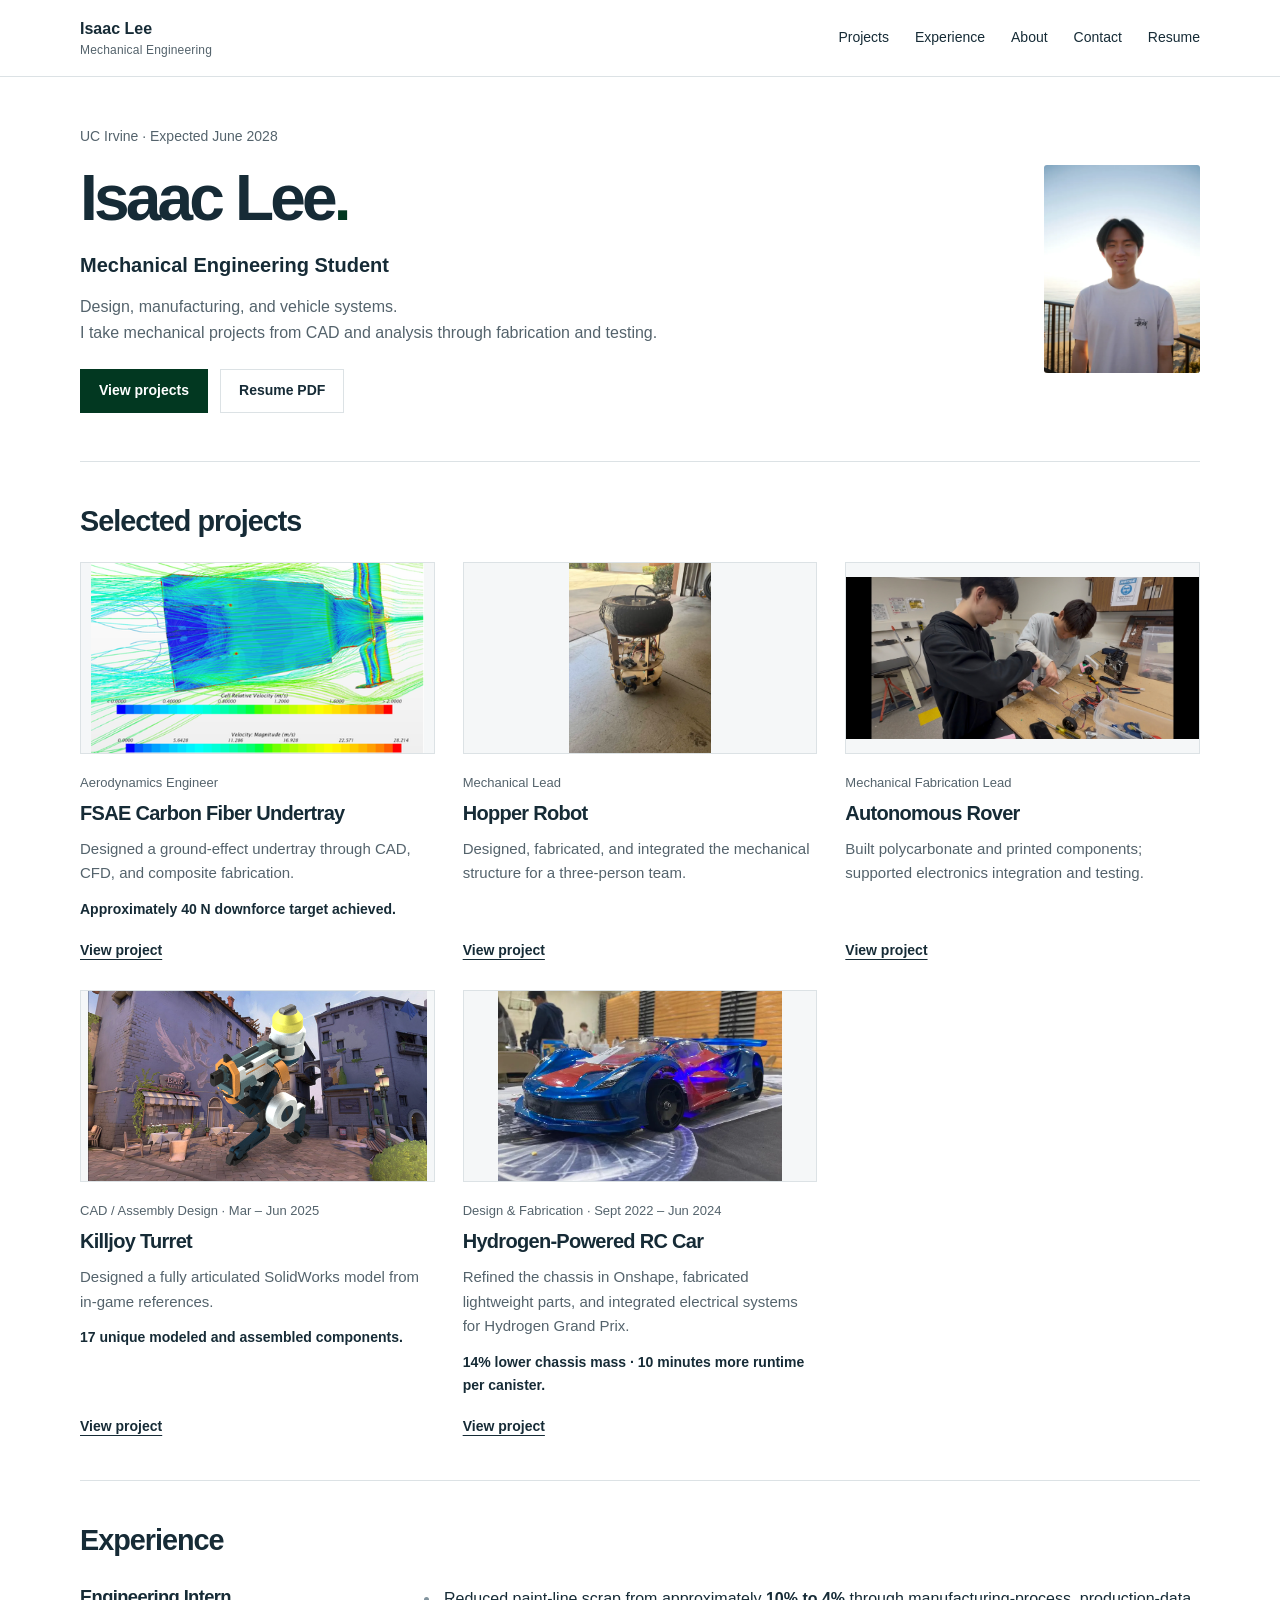
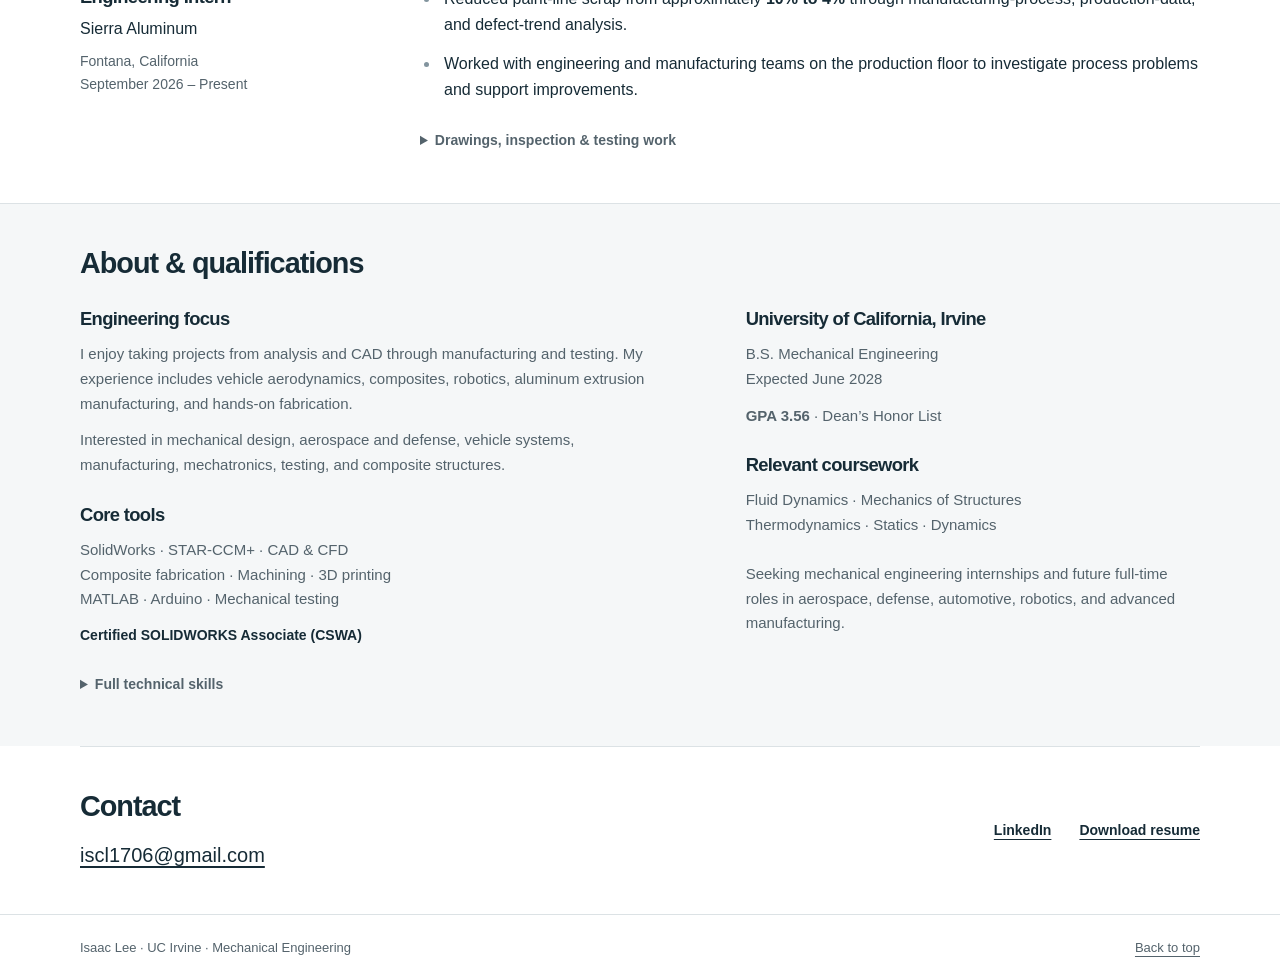
<file: index.html>
<!doctype html>
<html lang="en">
<head>
  <meta charset="utf-8">
  <meta name="viewport" content="width=device-width, initial-scale=1">
  <title>Mechanical Engineering Portfolio | Isaac Lee</title>
  <meta name="description" content="Isaac Lee — UC Irvine Mechanical Engineering student. Projects in vehicle aerodynamics, composites, robotics, CAD, and manufacturing.">
  <meta name="theme-color" content="#023821">
  <link rel="icon" type="image/svg+xml" href="assets/favicon.svg">
  <link rel="stylesheet" href="css/style.css">
  <script defer src="js/config.js"></script>
  <script defer src="js/script.js"></script>
</head>
<body>
<a class="skip-link" href="#main">Skip to content</a>
<header class="site-header"><div class="container header-inner">
<a class="brand" href="index.html#home">Isaac Lee<span>Mechanical Engineering</span></a>
<button class="menu-toggle" type="button" aria-expanded="false" aria-controls="site-nav" hidden>Menu</button>
<nav id="site-nav" aria-label="Main navigation"><a href="index.html#projects">Projects</a><a href="index.html#experience">Experience</a><a href="index.html#about">About</a><a href="index.html#contact">Contact</a><a href="assets/Isaac_Lee_Resume.pdf" target="_blank" rel="noopener">Resume</a></nav>
</div></header>
<main id="main">
<section class="hero container" id="home" aria-labelledby="hero-title"><div><p class="eyebrow">UC Irvine · Expected June 2028</p><h1 id="hero-title">Isaac Lee<span>.</span></h1><p class="hero-title">Mechanical Engineering Student</p><p class="hero-intro">Design, manufacturing, and vehicle systems.<br> I take mechanical projects from CAD and analysis through fabrication and testing.</p><div class="actions"><a class="button primary" href="#projects">View projects</a><a class="button" href="assets/Isaac_Lee_Resume.pdf" data-resume="open" target="_blank" rel="noopener">Resume PDF</a></div></div><img src="assets/images/headshot.webp" alt="Isaac Lee standing outdoors" width="769" height="1024"></section>

<section class="section container" id="projects" aria-labelledby="projects-title"><div class="section-heading"><h2 id="projects-title">Selected projects</h2></div><div class="project-grid"><article class="project-card"><img src="assets/images/fsae-cfd-velocity.png" alt="STAR-CCM+ velocity visualization beneath the FSAE vehicle" width="442" height="252" loading="lazy"><div class="project-card-body"><p class="role">Aerodynamics Engineer</p><h3><a href="projects/fsae-undertray.html">FSAE Carbon Fiber Undertray</a></h3><p>Designed a ground-effect undertray through CAD, CFD, and composite fabrication.</p><p class="project-result">Approximately 40 N downforce target achieved.</p><a class="text-link" href="projects/fsae-undertray.html">View project<span class="sr-only">: FSAE Carbon Fiber Undertray</span></a></div></article><article class="project-card"><img src="assets/images/hopper-final.webp" alt="Hopper robot with circular wooden platforms and mounted hardware" width="769" height="1024" loading="lazy"><div class="project-card-body"><p class="role">Mechanical Lead</p><h3><a href="projects/hopper-robot.html">Hopper Robot</a></h3><p>Designed, fabricated, and integrated the mechanical structure for a three-person team.</p><a class="text-link" href="projects/hopper-robot.html">View project<span class="sr-only">: Hopper Robot</span></a></div></article><article class="project-card"><img src="assets/images/rover-team-work.webp" alt="Team members fabricating and wiring rover components at a workbench" width="2048" height="942" loading="lazy"><div class="project-card-body"><p class="role">Mechanical Fabrication Lead</p><h3><a href="projects/autonomous-rover.html">Autonomous Rover</a></h3><p>Built polycarbonate and printed components; supported electronics integration and testing.</p><a class="text-link" href="projects/autonomous-rover.html">View project<span class="sr-only">: Autonomous Rover</span></a></div></article><article class="project-card"><img src="assets/images/turret-cad.png" alt="Killjoy Turret SolidWorks assembly rendering" width="1275" height="715" loading="lazy"><div class="project-card-body"><p class="role">CAD / Assembly Design · Mar – Jun 2025</p><h3><a href="projects/cad-turret.html">Killjoy Turret</a></h3><p>Designed a fully articulated SolidWorks model from in-game references.</p><p class="project-result">17 unique modeled and assembled components.</p><a class="text-link" href="projects/cad-turret.html">View project<span class="sr-only">: Killjoy Turret</span></a></div></article><article class="project-card"><img src="assets/images/hydrogen-car.webp" alt="Hydrogen-powered RC car on a display table" width="871" height="581" loading="lazy"><div class="project-card-body"><p class="role">Design &amp; Fabrication · Sept 2022 – Jun 2024</p><h3><a href="projects/hydrogen-rc-car.html">Hydrogen-Powered RC Car</a></h3><p>Refined the chassis in Onshape, fabricated lightweight parts, and integrated electrical systems for Hydrogen Grand Prix.</p><p class="project-result">14% lower chassis mass · 10 minutes more runtime per canister.</p><a class="text-link" href="projects/hydrogen-rc-car.html">View project<span class="sr-only">: Hydrogen-Powered RC Car</span></a></div></article></div>
</section>

<section class="section container" id="experience" aria-labelledby="experience-title"><h2 id="experience-title">Experience</h2><article class="experience-grid"><div><h3>Engineering Intern</h3><p>Sierra Aluminum</p><p class="metadata">Fontana, California<br>September 2026 – Present</p></div><div><ul class="body-list"><li>Reduced paint-line scrap from approximately <strong>10% to 4%</strong> through manufacturing-process, production-data, and defect-trend analysis.</li><li>Worked with engineering and manufacturing teams on the production floor to investigate process problems and support improvements.</li></ul><details><summary>Drawings, inspection &amp; testing work</summary><ul class="body-list"><li>Reviewed engineering drawings, technical specifications, inspection data, and dimensional requirements for aluminum extrusions.</li><li>Supported tensile testing, equipment calibration, test-data collection, and Excel-based analysis.</li></ul></details></div></article></section>

<section class="section section-shaded" id="about" aria-labelledby="about-title"><div class="container"><h2 id="about-title">About &amp; qualifications</h2><div class="qualifications-grid"><div><h3>Engineering focus</h3><p>I enjoy taking projects from analysis and CAD through manufacturing and testing. My experience includes vehicle aerodynamics, composites, robotics, aluminum extrusion manufacturing, and hands-on fabrication.</p><p>Interested in mechanical design, aerospace and defense, vehicle systems, manufacturing, mechatronics, testing, and composite structures.</p><div id="skills"><h3>Core tools</h3><p>SolidWorks · STAR-CCM+ · CAD &amp; CFD<br>Composite fabrication · Machining · 3D printing<br>MATLAB · Arduino · Mechanical testing</p><p class="certification">Certified SOLIDWORKS Associate (CSWA)</p><details><summary>Full technical skills</summary><div class="skills-grid">
<article class="skill-group"><h3>CAD / Simulation</h3><ul><li>SolidWorks</li><li>SolidWorks Simulation</li><li>STAR-CCM+</li><li>Onshape</li><li>AutoCAD</li></ul></article><article class="skill-group"><h3>Engineering Analysis</h3><ul><li>CFD</li><li>Mechanical design</li><li>Design iteration</li><li>Mass distribution / center of gravity analysis</li><li>Basic structural analysis</li><li>Torque and gear-ratio calculations</li><li>Engineering drawings</li><li>GD&amp;T familiarity</li></ul></article><article class="skill-group"><h3>Manufacturing</h3><ul><li>CNC milling</li><li>Manual milling</li><li>Manual lathe</li><li>Laser cutting</li><li>3D printing</li><li>Bandsaw</li><li>Drill press</li><li>Jigsaw</li><li>Composite manufacturing</li><li>Wet layup</li><li>Vacuum bagging</li><li>Mold finishing</li></ul></article><article class="skill-group"><h3>Electronics / Programming</h3><ul><li>MATLAB</li><li>Arduino C++</li><li>Soldering</li><li>Wiring</li><li>Sensors</li><li>Motor controllers</li><li>Servos</li></ul></article><article class="skill-group"><h3>Testing</h3><ul><li>Tensile testing</li><li>Equipment calibration</li><li>Mechanical testing</li><li>Prototype testing</li><li>Manufacturing process analysis</li><li>Excel data analysis</li></ul></article>
  </div></details></div></div><div><h3>University of California, Irvine</h3><p>B.S. Mechanical Engineering<br>Expected June 2028</p><p><strong>GPA 3.56</strong> · Dean’s Honor List</p><h3>Relevant coursework</h3><p>Fluid Dynamics · Mechanics of Structures<br>Thermodynamics · Statics · Dynamics</p><p class="career-note">Seeking mechanical engineering internships and future full-time roles in aerospace, defense, automotive, robotics, and advanced manufacturing.</p></div></div></div></section>

<section class="section container contact-grid" id="contact" aria-labelledby="contact-title"><div><h2 id="contact-title">Contact</h2><a class="email-link" href="mailto:iscl1706@gmail.com">iscl1706@gmail.com</a></div><div class="actions" id="resume"><a class="text-link" href="https://www.linkedin.com/in/isaacbl/" data-profile="linkedin">LinkedIn</a><a class="text-link" href="assets/Isaac_Lee_Resume.pdf" data-resume="download" download="Isaac_Lee_Resume.pdf">Download resume</a></div></section>
</main><footer class="site-footer"><div class="container footer-inner"><span>Isaac Lee · UC Irvine · Mechanical Engineering</span><a href="index.html#home">Back to top</a></div></footer></body></html>
</file>
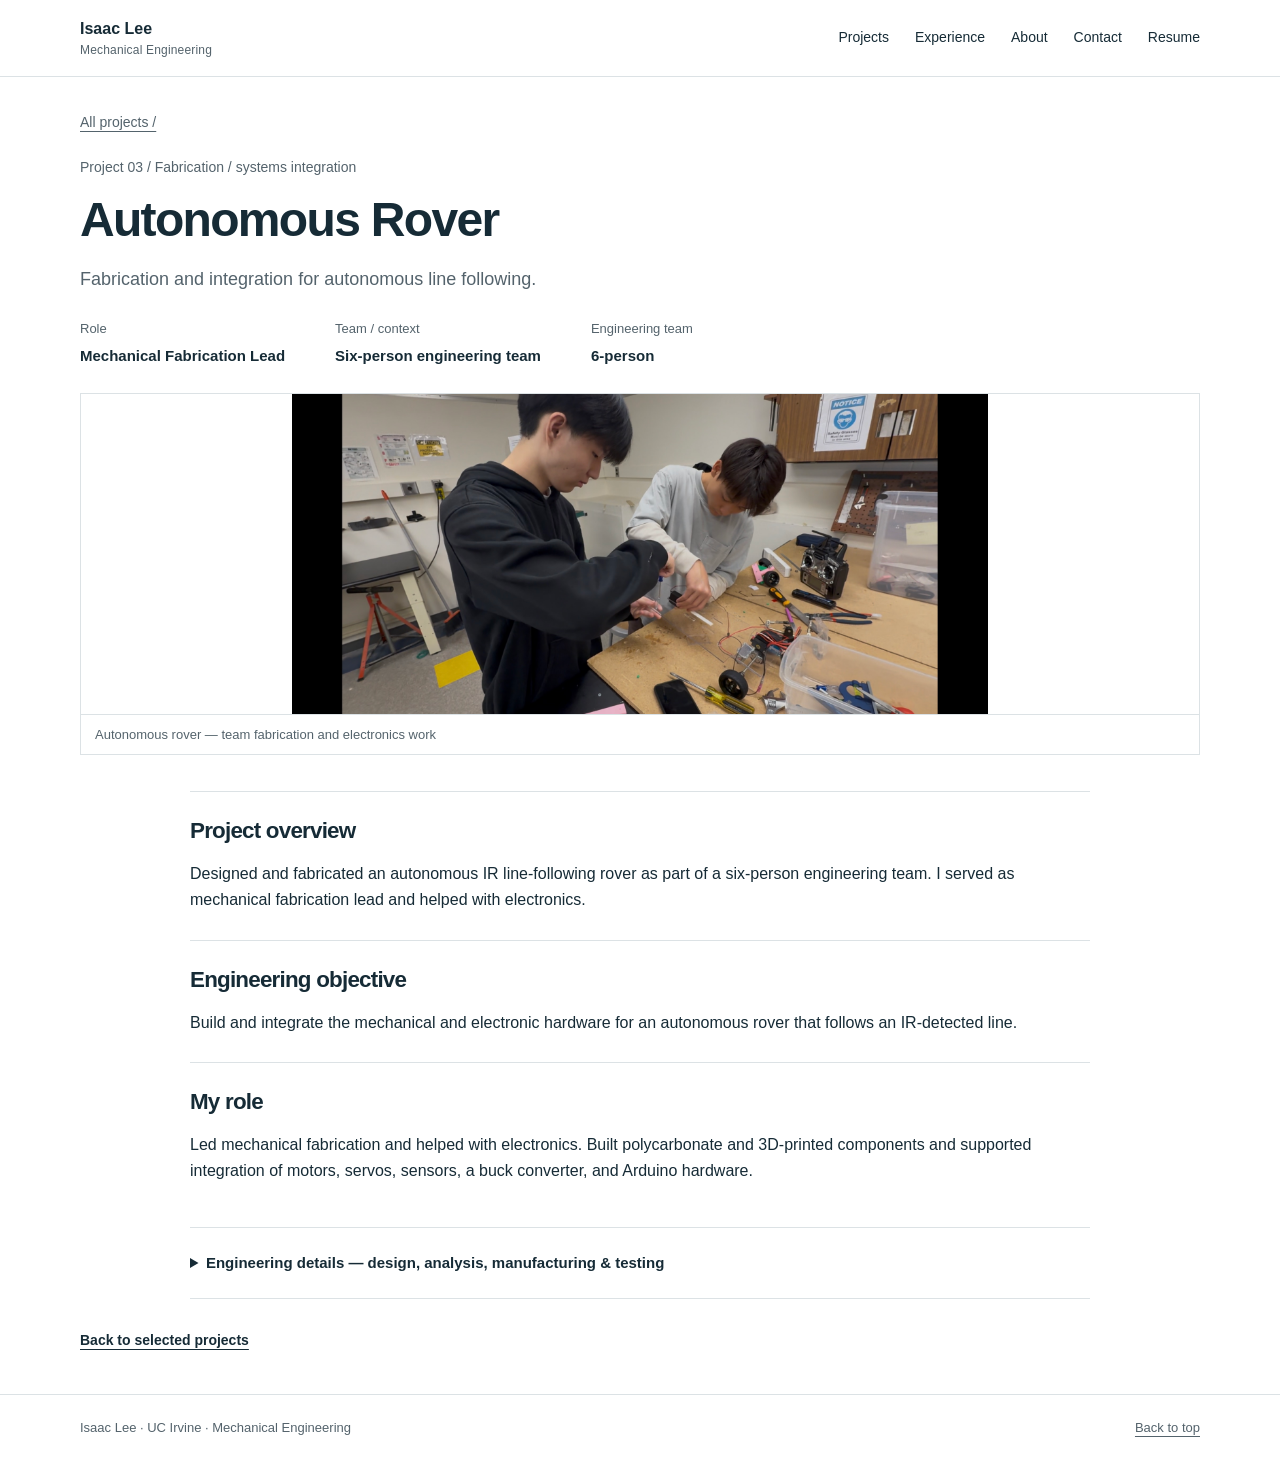
<file: projects/autonomous-rover.html>
<!doctype html>
<html lang="en">
<head>
  <meta charset="utf-8">
  <meta name="viewport" content="width=device-width, initial-scale=1">
  <title>Autonomous Rover | Isaac Lee</title>
  <meta name="description" content="A polycarbonate and 3D-printed IR line-following rover, assembled through hands-on fabrication and electronics integration.">
  <meta name="theme-color" content="#023821">
  <link rel="icon" type="image/svg+xml" href="../assets/favicon.svg">
  <link rel="stylesheet" href="../css/style.css">
  <script defer src="../js/config.js"></script>
  <script defer src="../js/script.js"></script>
</head>
<body><a class="skip-link" href="#main">Skip to content</a><header class="site-header"><div class="container header-inner">
<a class="brand" href="../index.html#home">Isaac Lee<span>Mechanical Engineering</span></a>
<button class="menu-toggle" type="button" aria-expanded="false" aria-controls="site-nav" hidden>Menu</button>
<nav id="site-nav" aria-label="Main navigation"><a href="../index.html#projects">Projects</a><a href="../index.html#experience">Experience</a><a href="../index.html#about">About</a><a href="../index.html#contact">Contact</a><a href="../assets/Isaac_Lee_Resume.pdf" target="_blank" rel="noopener">Resume</a></nav>
</div></header><main id="main"><section class="container case-hero"><a class="breadcrumb" href="../index.html#projects">All projects /</a><p class="eyebrow">Project 03 / Fabrication / systems integration</p><h1>Autonomous Rover</h1><p class="case-deck">Fabrication and integration for autonomous line following.</p><dl class="case-facts"><div><dt>Role</dt><dd>Mechanical Fabrication Lead</dd></div><div><dt>Team / context</dt><dd>Six-person engineering team</dd></div><div><dt>Engineering team</dt><dd>6-person</dd></div></dl><figure class="evidence " data-evidence="autonomous-rover-hero">
  <img src="../assets/images/rover-team-work.webp" alt="Two team members working on rover components, soldering, wiring, and electronics at a workbench" width="2048" height="942">
  <figcaption>Autonomous rover — team fabrication and electronics work</figcaption>
</figure></section><div class="container case-content"><section class="case-section" id="overview" aria-labelledby="title-overview"><h2 id="title-overview">Project overview</h2><p>Designed and fabricated an autonomous IR line-following rover as part of a six-person engineering team. I served as mechanical fabrication lead and helped with electronics.</p></section><section class="case-section" id="objective" aria-labelledby="title-objective"><h2 id="title-objective">Engineering objective</h2><p>Build and integrate the mechanical and electronic hardware for an autonomous rover that follows an IR-detected line.</p></section><section class="case-section" id="myrole" aria-labelledby="title-myrole"><h2 id="title-myrole">My role</h2><p>Led mechanical fabrication and helped with electronics. Built polycarbonate and 3D-printed components and supported integration of motors, servos, sensors, a buck converter, and Arduino hardware.</p></section><details class="engineering-details"><summary>Engineering details — design, analysis, manufacturing &amp; testing</summary><section class="case-section" id="requirements" aria-labelledby="title-requirements"><h2 id="title-requirements">Design requirements</h2><ul class="body-list"><li>Support autonomous IR line following.</li><li>Integrate the chassis with drive hardware, sensors, and electronics.</li><li>Use polycarbonate and 3D-printed components.</li><li class="content-placeholder">[ADD DESIGN REQUIREMENTS: chassis envelope, sensor placement, component mounting, power needs, and course conditions.]</li></ul></section><section class="case-section" id="approach" aria-labelledby="title-approach"><h2 id="title-approach">Engineering approach</h2><p>Fabricated the structure, integrated mechanical and electronic components, and tested the system. Testing informed adjustments to address overcorrection and sensor sensitivity.</p><div class="process-grid"><article><span class="process-step">01</span><h3>Fabrication</h3><p>Build polycarbonate and 3D-printed components.</p></article><article><span class="process-step">02</span><h3>Integration</h3><p>Assemble motors, servos, sensors, power electronics, and Arduino hardware.</p></article><article><span class="process-step">03</span><h3>Testing and adjustment</h3><p>Address overcorrection and sensor sensitivity through system testing.</p></article></div></section><section class="case-section" id="cad" aria-labelledby="title-cad"><h2 id="title-cad">CAD / design</h2><p>Used polycarbonate and 3D-printed components for the mechanical structure.</p><p class="content-placeholder">[ADD CAD/DESIGN DETAILS: actual CAD software, chassis geometry, sensor mounts, and the design of the printed parts.]</p><figure class="evidence" data-evidence="autonomous-rover-chassis">
  <!-- Replace this entire .evidence-placeholder with an img, video, or engineering figure. See README. -->
  <div class="evidence-placeholder"><span class="media-code">AUTONOMOUS / ROVER / CHASSIS</span><span class="placeholder-center"><span class="placeholder-symbol" aria-hidden="true">+</span><strong>[ADD IMAGE]</strong><span>Chassis photograph with mounting points labeled</span></span><span class="media-ratio">ENGINEERING EVIDENCE</span></div>
  <figcaption>Polycarbonate chassis and component layout</figcaption>
</figure></section><section class="case-section" id="analysis" aria-labelledby="title-analysis"><h2 id="title-analysis">Analysis</h2><p>Testing identified overcorrection and sensor sensitivity as system behaviors to address.</p><p class="content-placeholder">[ADD ANALYSIS: documented motor sizing, torque or gear-ratio calculations, sensor placement reasoning, or measurements if performed.]</p></section><section class="case-section" id="manufacturing" aria-labelledby="title-manufacturing"><h2 id="title-manufacturing">Manufacturing</h2><p>Used a jigsaw, bandsaw, and drill press for fabrication, plus 3D printing for components. Electronics work included soldering and wiring during hardware integration.</p></section><section class="case-section" id="testing" aria-labelledby="title-testing"><h2 id="title-testing">Testing and iteration</h2><p>Conducted testing and adjusted the system to address overcorrection and sensor sensitivity.</p><p class="content-placeholder">[ADD TESTING DETAILS: course layout, sensor conditions, adjustments made, and repeat-test observations.]</p></section><section class="case-section" id="challenges" aria-labelledby="title-challenges"><h2 id="title-challenges">Challenges</h2><p>Overcorrection and sensor sensitivity affected line-following behavior.</p><p class="content-placeholder">[ADD CHALLENGE DETAILS: describe the symptoms, the adjustment, and which mechanical or electronics work was your own contribution.]</p></section><section class="case-section" id="results" aria-labelledby="title-results"><h2 id="title-results">Results</h2><p>Designed and fabricated the IR line-following rover with the team and supported testing and system adjustments.</p><p class="content-placeholder">[ADD PROJECT RESULTS: demonstrated course behavior and any measured performance. Completion time, accuracy, and reliability numbers have not been supplied.]</p><div class="result-callout"><strong>6-person</strong><span>Engineering team</span></div></section><section class="case-section" id="learned" aria-labelledby="title-learned"><h2 id="title-learned">What I learned</h2><p class="content-placeholder">[ADD WHAT I LEARNED: explain a lesson about fabrication, sensor placement, wiring, or testing an integrated mechanical and electronic system.]</p></section><details class="additional-evidence"><summary>Additional evidence to add (5)</summary><div class="gallery-grid"><figure class="evidence" data-evidence="autonomous-rover-chassis">
  <!-- Replace this entire .evidence-placeholder with an img, video, or engineering figure. See README. -->
  <div class="evidence-placeholder"><span class="media-code">AUTONOMOUS / ROVER / CHASSIS</span><span class="placeholder-center"><span class="placeholder-symbol" aria-hidden="true">+</span><strong>[ADD IMAGE]</strong><span>Chassis photograph with mounting points labeled</span></span><span class="media-ratio">ENGINEERING EVIDENCE</span></div>
  <figcaption>Polycarbonate chassis and component layout</figcaption>
</figure><figure class="evidence" data-evidence="autonomous-rover-printed">
  <!-- Replace this entire .evidence-placeholder with an img, video, or engineering figure. See README. -->
  <div class="evidence-placeholder"><span class="media-code">AUTONOMOUS / ROVER / PRINTED</span><span class="placeholder-center"><span class="placeholder-symbol" aria-hidden="true">+</span><strong>[ADD IMAGE]</strong><span>Printed parts and their assembled interfaces</span></span><span class="media-ratio">ENGINEERING EVIDENCE</span></div>
  <figcaption>3D-printed components</figcaption>
</figure><figure class="evidence" data-evidence="autonomous-rover-electronics">
  <!-- Replace this entire .evidence-placeholder with an img, video, or engineering figure. See README. -->
  <div class="evidence-placeholder"><span class="media-code">AUTONOMOUS / ROVER / ELECTRONICS</span><span class="placeholder-center"><span class="placeholder-symbol" aria-hidden="true">+</span><strong>[ADD IMAGE]</strong><span>Labeled motors, servos, sensors, buck converter, and Arduino</span></span><span class="media-ratio">ENGINEERING EVIDENCE</span></div>
  <figcaption>Electronics integration</figcaption>
</figure><figure class="evidence" data-evidence="autonomous-rover-testing">
  <!-- Replace this entire .evidence-placeholder with an img, video, or engineering figure. See README. -->
  <div class="evidence-placeholder"><span class="media-code">AUTONOMOUS / ROVER / TESTING</span><span class="placeholder-center"><span class="placeholder-symbol" aria-hidden="true">+</span><strong>[ADD IMAGE]</strong><span>Actual course and IR sensor arrangement</span></span><span class="media-ratio">ENGINEERING EVIDENCE</span></div>
  <figcaption>Line-following testing configuration</figcaption>
</figure><figure class="evidence" data-evidence="autonomous-rover-video">
  <!-- Replace this entire .evidence-placeholder with an img, video, or engineering figure. See README. -->
  <div class="evidence-placeholder"><span class="media-code">AUTONOMOUS / ROVER / VIDEO</span><span class="placeholder-center"><span class="placeholder-symbol" aria-hidden="true">+</span><strong>[ADD IMAGE]</strong><span>[ADD VIDEO] Actual course run with test observations</span></span><span class="media-ratio">ENGINEERING EVIDENCE</span></div>
  <figcaption>Rover demonstration</figcaption>
</figure></div></details></details></div><div class="container case-end"><a class="text-link" href="../index.html#projects">Back to selected projects</a></div></main><footer class="site-footer"><div class="container footer-inner"><span>Isaac Lee · UC Irvine · Mechanical Engineering</span><a href="../index.html#home">Back to top</a></div></footer></body></html>
</file>
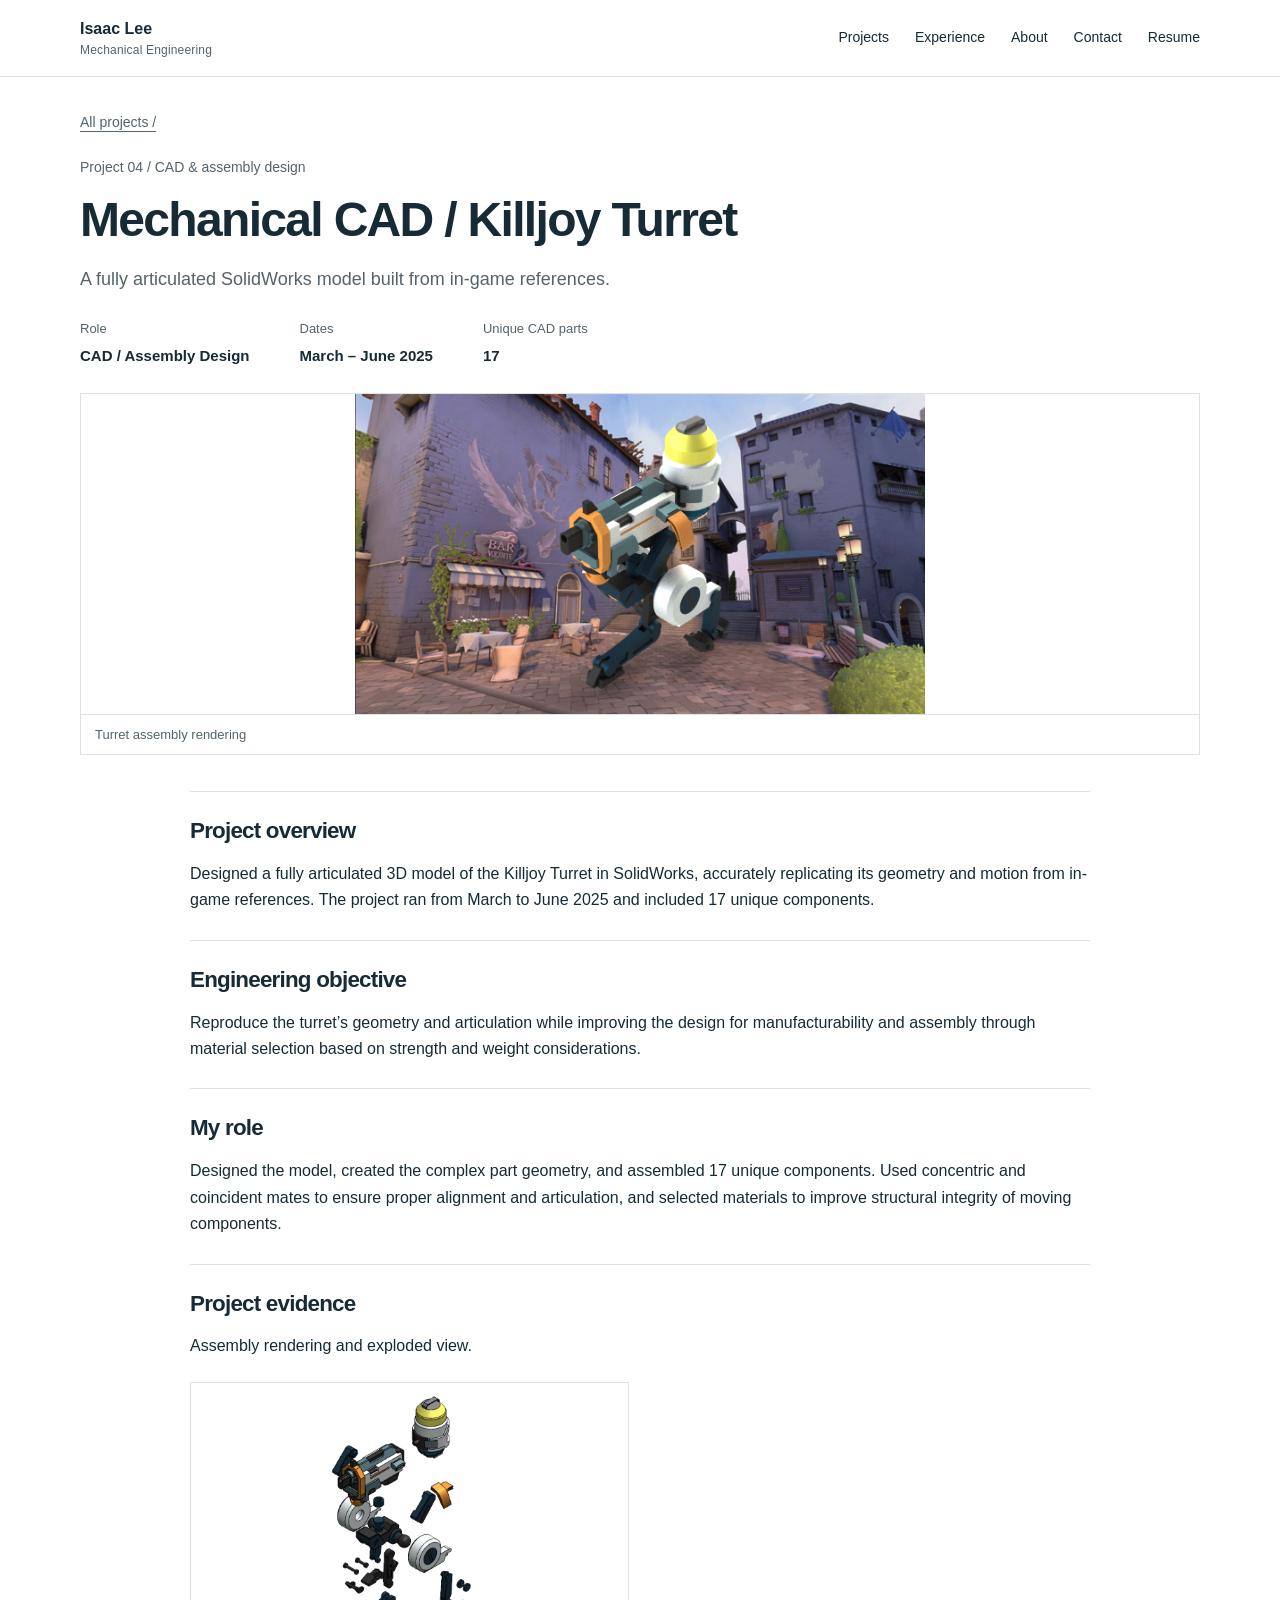
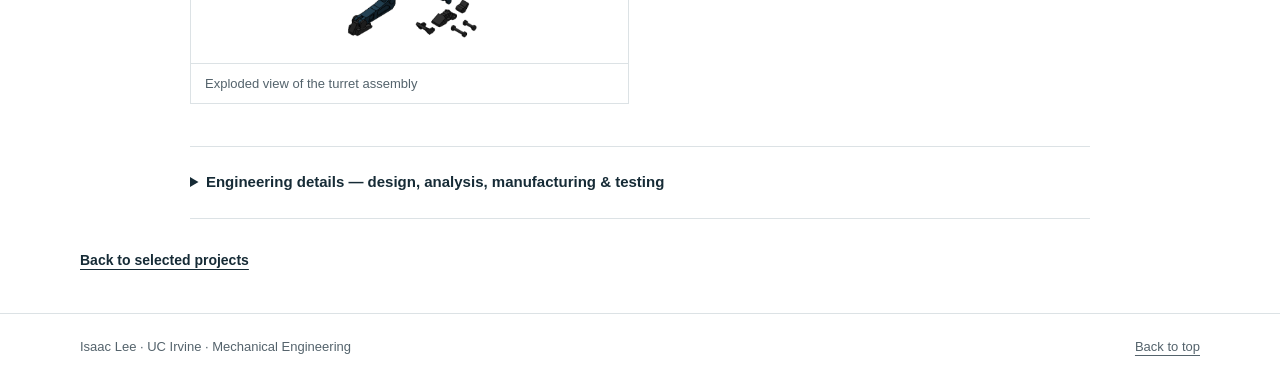
<file: projects/cad-turret.html>
<!doctype html>
<html lang="en">
<head>
  <meta charset="utf-8">
  <meta name="viewport" content="width=device-width, initial-scale=1">
  <title>Mechanical CAD / Killjoy Turret | Isaac Lee</title>
  <meta name="description" content="A fully articulated 17-component SolidWorks Killjoy Turret model, developed March–June 2025 with in-game references and design-for-assembly considerations.">
  <meta name="theme-color" content="#023821">
  <link rel="icon" type="image/svg+xml" href="../assets/favicon.svg">
  <link rel="stylesheet" href="../css/style.css">
  <script defer src="../js/config.js"></script>
  <script defer src="../js/script.js"></script>
</head>
<body><a class="skip-link" href="#main">Skip to content</a><header class="site-header"><div class="container header-inner">
<a class="brand" href="../index.html#home">Isaac Lee<span>Mechanical Engineering</span></a>
<button class="menu-toggle" type="button" aria-expanded="false" aria-controls="site-nav" hidden>Menu</button>
<nav id="site-nav" aria-label="Main navigation"><a href="../index.html#projects">Projects</a><a href="../index.html#experience">Experience</a><a href="../index.html#about">About</a><a href="../index.html#contact">Contact</a><a href="../assets/Isaac_Lee_Resume.pdf" target="_blank" rel="noopener">Resume</a></nav>
</div></header><main id="main"><section class="container case-hero"><a class="breadcrumb" href="../index.html#projects">All projects /</a><p class="eyebrow">Project 04 / CAD &amp; assembly design</p><h1>Mechanical CAD / Killjoy Turret</h1><p class="case-deck">A fully articulated SolidWorks model built from in-game references.</p><dl class="case-facts"><div><dt>Role</dt><dd>CAD / Assembly Design</dd></div><div><dt>Dates</dt><dd>March – June 2025</dd></div><div><dt>Unique CAD parts</dt><dd>17</dd></div></dl><figure class="evidence " data-evidence="cad-turret-hero">
  <img src="../assets/images/turret-cad.png" alt="Rendered CAD turret assembly with detailed part geometry and a game-scene background" width="1275" height="715">
  <figcaption>Turret assembly rendering</figcaption>
</figure></section><div class="container case-content"><section class="case-section" id="overview" aria-labelledby="title-overview"><h2 id="title-overview">Project overview</h2><p>Designed a fully articulated 3D model of the Killjoy Turret in SolidWorks, accurately replicating its geometry and motion from in-game references. The project ran from March to June 2025 and included 17 unique components.</p></section><section class="case-section" id="objective" aria-labelledby="title-objective"><h2 id="title-objective">Engineering objective</h2><p>Reproduce the turret’s geometry and articulation while improving the design for manufacturability and assembly through material selection based on strength and weight considerations.</p></section><section class="case-section" id="myrole" aria-labelledby="title-myrole"><h2 id="title-myrole">My role</h2><p>Designed the model, created the complex part geometry, and assembled 17 unique components. Used concentric and coincident mates to ensure proper alignment and articulation, and selected materials to improve structural integrity of moving components.</p></section><section class="case-section" id="gallery" aria-labelledby="title-gallery"><h2 id="title-gallery">Project evidence</h2><p>Assembly rendering and exploded view.</p><div class="gallery-grid"><figure class="evidence " data-evidence="cad-turret-exploded">
  <img src="../assets/images/turret-exploded.png" alt="Exploded CAD view separating the turret housing, legs, and internal parts" width="727" height="796" loading="lazy">
  <figcaption>Exploded view of the turret assembly</figcaption>
</figure></div></section><details class="engineering-details"><summary>Engineering details — design, analysis, manufacturing &amp; testing</summary><section class="case-section" id="requirements" aria-labelledby="title-requirements"><h2 id="title-requirements">Design requirements</h2><ul class="body-list"><li>Accurately replicate geometry and motion from in-game references.</li><li>Create a fully articulated assembly of 17 unique components.</li><li>Ensure proper alignment and articulation using concentric and coincident mates.</li><li>Consider material strength and weight when improving manufacturability and assembly.</li></ul></section><section class="case-section" id="approach" aria-labelledby="title-approach"><h2 id="title-approach">Engineering approach</h2><p>Used in-game references to guide the geometry and motion of the model. Combined advanced SolidWorks modeling features with assembly mates and material selection to address complex shapes, articulation, and assembly considerations.</p><div class="process-grid"><article><span class="process-step">01</span><h3>Complex geometry</h3><p>Revolves, lofts, wraps, and 3D sketches.</p></article><article><span class="process-step">02</span><h3>Alignment and articulation</h3><p>17 components with concentric and coincident mates.</p></article><article><span class="process-step">03</span><h3>Material selection</h3><p>Strength and weight considerations for moving components.</p></article></div></section><section class="case-section" id="cad" aria-labelledby="title-cad"><h2 id="title-cad">CAD / design</h2><p>The assembly includes 17 unique CAD parts. Modeling methods include revolves, lofts, wraps, 3D sketches, and complex geometry. Concentric and coincident mates ensure proper alignment and articulation of the fully articulated model.</p><figure class="evidence " data-evidence="cad-turret-assembly">
  <img src="../assets/images/turret-cad.png" alt="Rendered CAD turret assembly with detailed part geometry and a game-scene background" width="1275" height="715" loading="lazy">
  <figcaption>Turret assembly rendering</figcaption>
</figure></section><section class="case-section" id="analysis" aria-labelledby="title-analysis"><h2 id="title-analysis">Strength and weight considerations</h2><p>Selected materials based on strength and weight considerations to improve structural integrity of moving components and support design for manufacturability and assembly.</p><p class="content-placeholder">[ADD MATERIAL DETAILS: name the selected materials and explain the strength, weight, and assembly tradeoffs. Add calculations or simulation results only if performed.]</p></section><section class="case-section" id="manufacturing" aria-labelledby="title-manufacturing"><h2 id="title-manufacturing">Design for manufacturability and assembly</h2><p>Improved the design for manufacturability and assembly through material selection based on strength and weight considerations.</p><p class="content-placeholder">[ADD MANUFACTURING STATUS: confirm whether any components were fabricated, and document actual processes if applicable.]</p></section><section class="case-section" id="testing" aria-labelledby="title-testing"><h2 id="title-testing">Testing and iteration</h2><p class="content-placeholder">[ADD TESTING STATUS: document actual CAD checks or physical tests, if performed.]</p></section><section class="case-section" id="challenges" aria-labelledby="title-challenges"><h2 id="title-challenges">Challenges</h2><p class="content-placeholder">[ADD CHALLENGE: show a complex feature or assembly-mate problem and explain the modeling decision that resolved it.]</p></section><section class="case-section" id="results" aria-labelledby="title-results"><h2 id="title-results">Results</h2><p>Completed a fully articulated SolidWorks model with 17 unique components, accurately replicating geometry and motion from in-game references. Concentric and coincident mates ensured proper alignment and articulation. Material selection improved manufacturability, assembly, and structural integrity of moving components.</p><div class="result-callout"><strong>17</strong><span>Unique modeled and assembled components</span></div></section><section class="case-section" id="learned" aria-labelledby="title-learned"><h2 id="title-learned">What I learned</h2><p class="content-placeholder">[ADD WHAT I LEARNED: explain a concrete lesson about feature strategy, complex geometry, or assembly constraints.]</p></section><details class="additional-evidence"><summary>Additional evidence to add (2)</summary><div class="gallery-grid"><figure class="evidence" data-evidence="cad-turret-features">
  <!-- Replace this entire .evidence-placeholder with an img, video, or engineering figure. See README. -->
  <div class="evidence-placeholder"><span class="media-code">CAD / TURRET / FEATURES</span><span class="placeholder-center"><span class="placeholder-symbol" aria-hidden="true">+</span><strong>[ADD IMAGE]</strong><span>Feature-tree examples showing lofts, wraps, and 3D sketches</span></span><span class="media-ratio">ENGINEERING EVIDENCE</span></div>
  <figcaption>Complex geometry and feature strategy</figcaption>
</figure><figure class="evidence" data-evidence="cad-turret-mates">
  <!-- Replace this entire .evidence-placeholder with an img, video, or engineering figure. See README. -->
  <div class="evidence-placeholder"><span class="media-code">CAD / TURRET / MATES</span><span class="placeholder-center"><span class="placeholder-symbol" aria-hidden="true">+</span><strong>[ADD IMAGE]</strong><span>Concentric and coincident mates, with intended degrees of freedom</span></span><span class="media-ratio">ENGINEERING EVIDENCE</span></div>
  <figcaption>Assembly constraints</figcaption>
</figure></div></details></details></div><div class="container case-end"><a class="text-link" href="../index.html#projects">Back to selected projects</a></div></main><footer class="site-footer"><div class="container footer-inner"><span>Isaac Lee · UC Irvine · Mechanical Engineering</span><a href="../index.html#home">Back to top</a></div></footer></body></html>
</file>
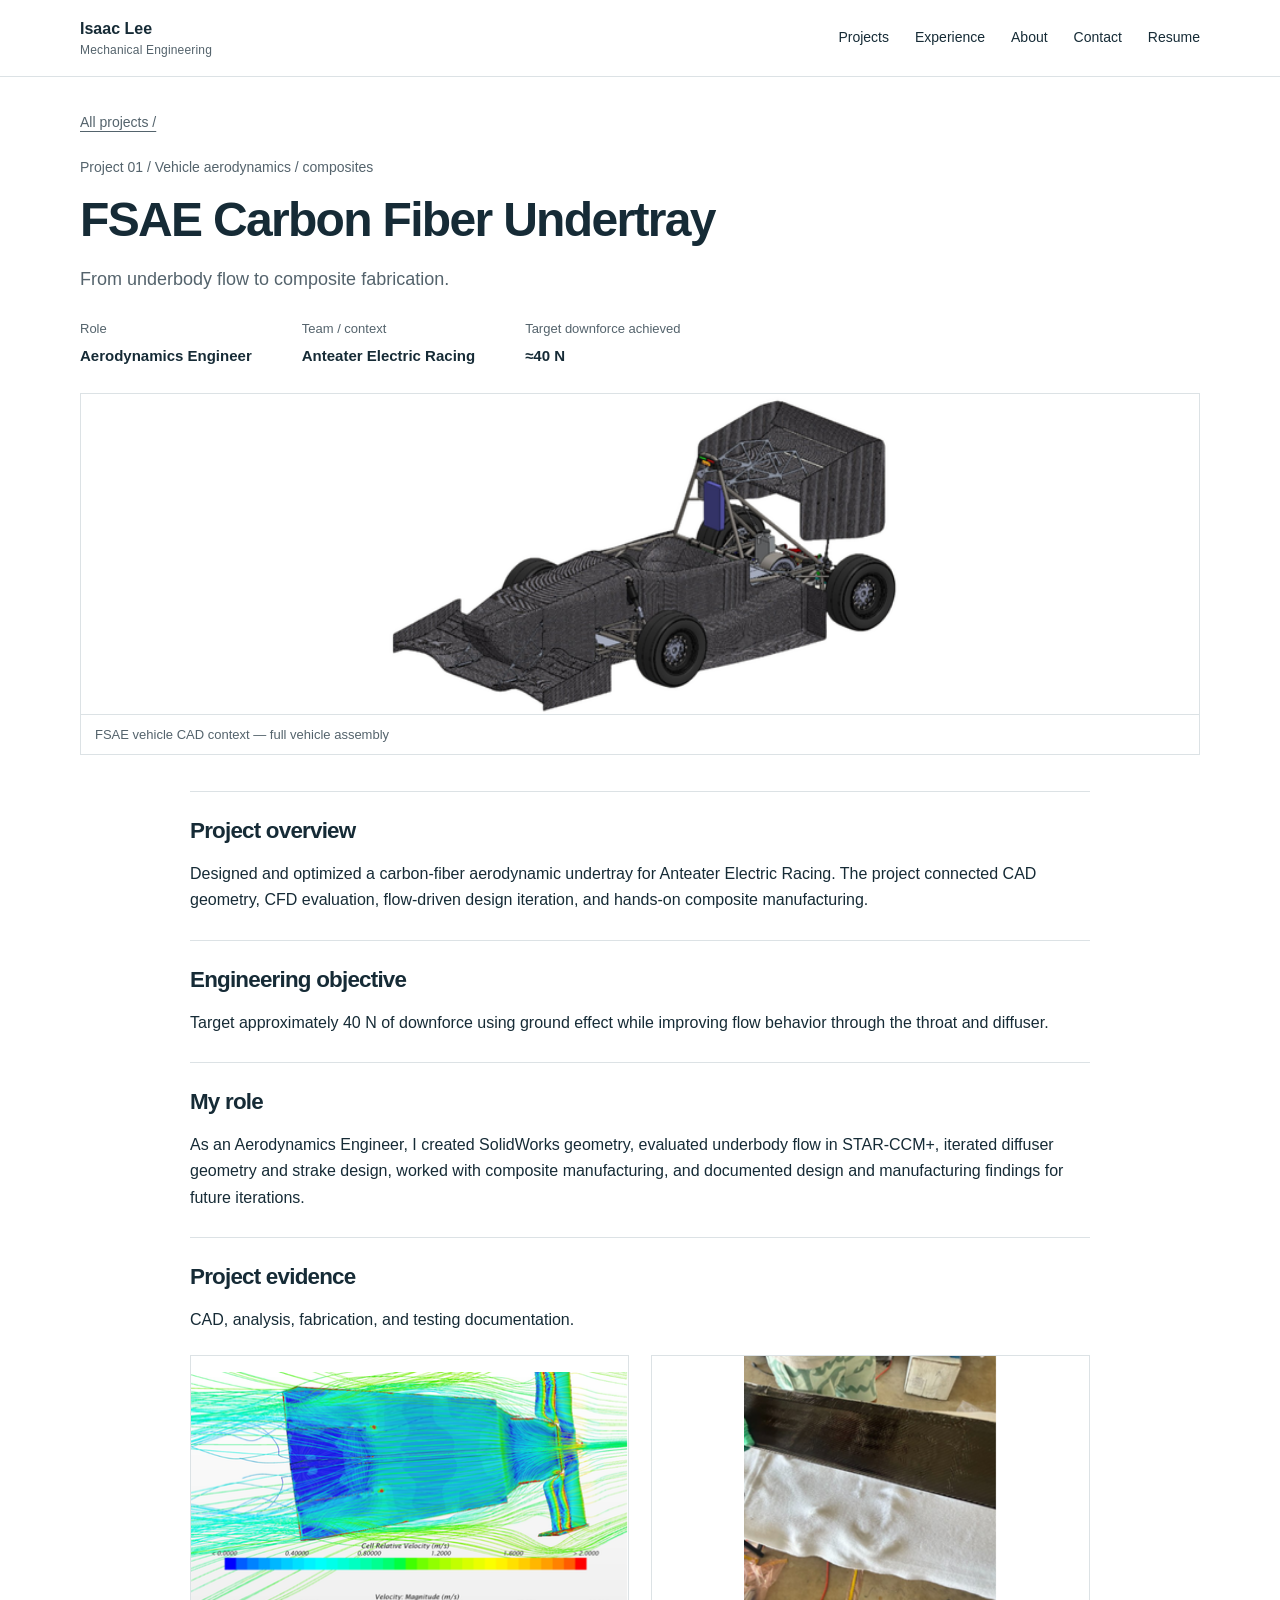
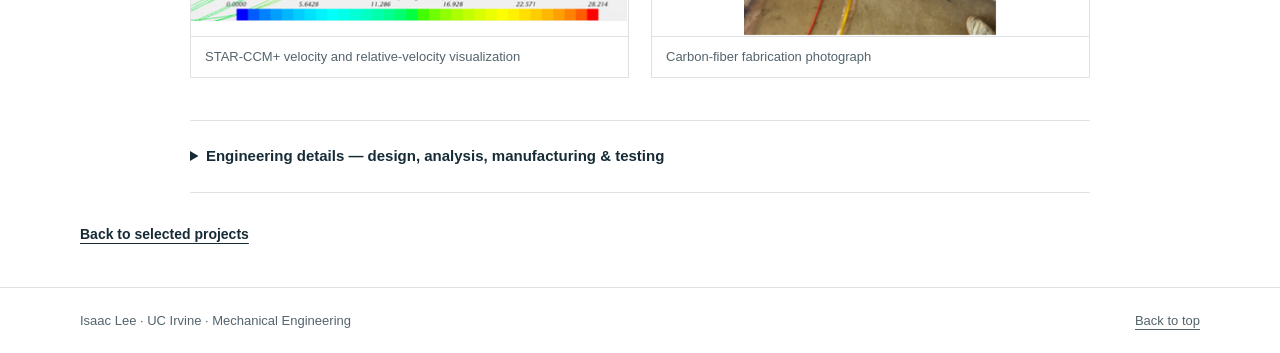
<file: projects/fsae-undertray.html>
<!doctype html>
<html lang="en">
<head>
  <meta charset="utf-8">
  <meta name="viewport" content="width=device-width, initial-scale=1">
  <title>FSAE Carbon Fiber Undertray | Isaac Lee</title>
  <meta name="description" content="SolidWorks geometry, STAR-CCM+ flow analysis, and carbon-fiber manufacturing for a ground-effect undertray.">
  <meta name="theme-color" content="#023821">
  <link rel="icon" type="image/svg+xml" href="../assets/favicon.svg">
  <link rel="stylesheet" href="../css/style.css">
  <script defer src="../js/config.js"></script>
  <script defer src="../js/script.js"></script>
</head>
<body><a class="skip-link" href="#main">Skip to content</a><header class="site-header"><div class="container header-inner">
<a class="brand" href="../index.html#home">Isaac Lee<span>Mechanical Engineering</span></a>
<button class="menu-toggle" type="button" aria-expanded="false" aria-controls="site-nav" hidden>Menu</button>
<nav id="site-nav" aria-label="Main navigation"><a href="../index.html#projects">Projects</a><a href="../index.html#experience">Experience</a><a href="../index.html#about">About</a><a href="../index.html#contact">Contact</a><a href="../assets/Isaac_Lee_Resume.pdf" target="_blank" rel="noopener">Resume</a></nav>
</div></header><main id="main"><section class="container case-hero"><a class="breadcrumb" href="../index.html#projects">All projects /</a><p class="eyebrow">Project 01 / Vehicle aerodynamics / composites</p><h1>FSAE Carbon Fiber Undertray</h1><p class="case-deck">From underbody flow to composite fabrication.</p><dl class="case-facts"><div><dt>Role</dt><dd>Aerodynamics Engineer</dd></div><div><dt>Team / context</dt><dd>Anteater Electric Racing</dd></div><div><dt>Target downforce achieved</dt><dd>≈40 N</dd></div></dl><figure class="evidence " data-evidence="fsae-undertray-hero">
  <img src="../assets/images/fsae-vehicle-cad.png" alt="Full FSAE vehicle CAD assembly showing the wheels, chassis, and aerodynamic surfaces" width="440" height="271">
  <figcaption>FSAE vehicle CAD context — full vehicle assembly</figcaption>
</figure></section><div class="container case-content"><section class="case-section" id="overview" aria-labelledby="title-overview"><h2 id="title-overview">Project overview</h2><p>Designed and optimized a carbon-fiber aerodynamic undertray for Anteater Electric Racing. The project connected CAD geometry, CFD evaluation, flow-driven design iteration, and hands-on composite manufacturing.</p></section><section class="case-section" id="objective" aria-labelledby="title-objective"><h2 id="title-objective">Engineering objective</h2><p>Target approximately 40 N of downforce using ground effect while improving flow behavior through the throat and diffuser.</p></section><section class="case-section" id="myrole" aria-labelledby="title-myrole"><h2 id="title-myrole">My role</h2><p>As an Aerodynamics Engineer, I created SolidWorks geometry, evaluated underbody flow in STAR-CCM+, iterated diffuser geometry and strake design, worked with composite manufacturing, and documented design and manufacturing findings for future iterations.</p></section><section class="case-section" id="gallery" aria-labelledby="title-gallery"><h2 id="title-gallery">Project evidence</h2><p>CAD, analysis, fabrication, and testing documentation.</p><div class="gallery-grid"><figure class="evidence " data-evidence="fsae-undertray-flow">
  <img src="../assets/images/fsae-cfd-velocity.png" alt="Colored velocity visualization and streamlines beneath the FSAE vehicle, with velocity legends" width="442" height="252" loading="lazy">
  <figcaption>STAR-CCM+ velocity and relative-velocity visualization</figcaption>
</figure><figure class="evidence " data-evidence="fsae-undertray-layup">
  <img src="../assets/images/fsae-carbon-fiber.png" alt="Carbon-fiber component resting on white fabric during composite fabrication" width="242" height="268" loading="lazy">
  <figcaption>Carbon-fiber fabrication photograph</figcaption>
</figure></div></section><details class="engineering-details"><summary>Engineering details — design, analysis, manufacturing &amp; testing</summary><section class="case-section" id="requirements" aria-labelledby="title-requirements"><h2 id="title-requirements">Design requirements</h2><ul class="body-list"><li>Target approximately 40 N of downforce.</li><li>Use ground effect to generate aerodynamic loading.</li><li>Develop a carbon-fiber component and support composite tooling and fabrication.</li><li class="content-placeholder">[ADD DESIGN REQUIREMENTS: packaging envelope, ride height, mass target, mounting, and applicable competition constraints.]</li></ul></section><section class="case-section" id="approach" aria-labelledby="title-approach"><h2 id="title-approach">Engineering approach</h2><p>The design process linked CAD updates to CFD flow diagnostics. I investigated crossflow and flow separation near the throat and diffuser, then used those observations to guide diffuser and strake iterations.</p><div class="process-grid"><article><span class="process-step">01</span><h3>Initial design</h3><p>SolidWorks undertray geometry; investigate flow near the throat and diffuser.</p></article><article><span class="process-step">02</span><h3>CFD findings</h3><p>Evaluate pressure coefficient, velocity, streamlines, crossflow, and separation.</p></article><article><span class="process-step">03</span><h3>Updated geometry</h3><p>Iterate diffuser geometry and strakes; achieve the target downforce.</p></article></div></section><section class="case-section" id="cad" aria-labelledby="title-cad"><h2 id="title-cad">CAD / design</h2><p>Created the undertray geometry in SolidWorks and iterated diffuser geometry and strake design to improve flow behavior.</p><p class="content-placeholder">[ADD DESIGN DESCRIPTION: explain the specific geometry changes and the constraints behind them.]</p><figure class="evidence " data-evidence="fsae-undertray-cad">
  <img src="../assets/images/fsae-vehicle-cad.png" alt="Full FSAE vehicle CAD assembly showing the wheels, chassis, and aerodynamic surfaces" width="440" height="271" loading="lazy">
  <figcaption>FSAE vehicle CAD context — full vehicle assembly</figcaption>
</figure></section><section class="case-section" id="analysis" aria-labelledby="title-analysis"><h2 id="title-analysis">Analysis</h2><p>Used STAR-CCM+ to evaluate pressure coefficient, velocity, streamlines, separation, and underbody flow. The target downforce was achieved.</p><p class="content-placeholder">[ADD ANALYSIS DETAILS: operating speed, ride height, boundary conditions, mesh settings, convergence, and force-report evidence.]</p></section><section class="case-section" id="manufacturing" aria-labelledby="title-manufacturing"><h2 id="title-manufacturing">Manufacturing</h2><p>Worked with carbon-fiber composite manufacturing, including wet layup, vacuum bagging, mold finishing, resin control, laminate orientation, peel ply, breather, and composite tooling. Experience also included foam and honeycomb core structures.</p><p class="content-placeholder">[ADD MANUFACTURING DETAILS: the actual layup schedule, tooling sequence, and your contribution to each operation.]</p></section><section class="case-section" id="testing" aria-labelledby="title-testing"><h2 id="title-testing">Testing and iteration</h2><p>Iterated the design using CFD observations of crossflow and separation.</p><p class="content-placeholder">[ADD TESTING DETAILS: physical test method, mounting verification, instrumentation, and measured results if available. Physical downforce validation has not been supplied.]</p></section><section class="case-section" id="challenges" aria-labelledby="title-challenges"><h2 id="title-challenges">Challenges</h2><p>Crossflow and separation near the throat and diffuser were key flow behaviors to investigate. Diffuser geometry and strake changes provided the basis for design iteration.</p><p class="content-placeholder">[ADD CHALLENGE: describe a specific iteration, its tradeoff, and the evidence that informed the decision.]</p></section><section class="case-section" id="results" aria-labelledby="title-results"><h2 id="title-results">Results</h2><p>Achieved the approximately 40 N downforce target and documented design and manufacturing findings for future iterations.</p><p class="content-placeholder">[ADD RESULTS CONTEXT: identify the operating conditions and distinguish CFD predictions from physical measurements.]</p><div class="result-callout"><strong>≈40 N</strong><span>Target downforce achieved</span></div></section><section class="case-section" id="learned" aria-labelledby="title-learned"><h2 id="title-learned">What I learned</h2><p class="content-placeholder">[ADD WHAT I LEARNED: describe how flow diagnostics changed your design decisions, how composite fabrication affected the geometry or tooling, and what you would improve next.]</p></section><details class="additional-evidence"><summary>Additional evidence to add (5)</summary><div class="gallery-grid"><figure class="evidence" data-evidence="fsae-undertray-pressure">
  <!-- Replace this entire .evidence-placeholder with an img, video, or engineering figure. See README. -->
  <div class="evidence-placeholder"><span class="media-code">FSAE / UNDERTRAY / PRESSURE</span><span class="placeholder-center"><span class="placeholder-symbol" aria-hidden="true">+</span><strong>[ADD IMAGE]</strong><span>CFD plot with color scale and operating conditions</span></span><span class="media-ratio">ENGINEERING EVIDENCE</span></div>
  <figcaption>Pressure coefficient distribution from STAR-CCM+</figcaption>
</figure><figure class="evidence" data-evidence="fsae-undertray-iteration">
  <!-- Replace this entire .evidence-placeholder with an img, video, or engineering figure. See README. -->
  <div class="evidence-placeholder"><span class="media-code">FSAE / UNDERTRAY / ITERATION</span><span class="placeholder-center"><span class="placeholder-symbol" aria-hidden="true">+</span><strong>[ADD IMAGE]</strong><span>Before-and-after geometry or CFD comparison</span></span><span class="media-ratio">ENGINEERING EVIDENCE</span></div>
  <figcaption>Diffuser iteration</figcaption>
</figure><figure class="evidence" data-evidence="fsae-undertray-tooling">
  <!-- Replace this entire .evidence-placeholder with an img, video, or engineering figure. See README. -->
  <div class="evidence-placeholder"><span class="media-code">FSAE / UNDERTRAY / TOOLING</span><span class="placeholder-center"><span class="placeholder-symbol" aria-hidden="true">+</span><strong>[ADD IMAGE]</strong><span>Mold, foam, or honeycomb core photograph</span></span><span class="media-ratio">ENGINEERING EVIDENCE</span></div>
  <figcaption>Composite tooling and core structures</figcaption>
</figure><figure class="evidence" data-evidence="fsae-undertray-drawing">
  <!-- Replace this entire .evidence-placeholder with an img, video, or engineering figure. See README. -->
  <div class="evidence-placeholder"><span class="media-code">FSAE / UNDERTRAY / DRAWING</span><span class="placeholder-center"><span class="placeholder-symbol" aria-hidden="true">+</span><strong>[ADD IMAGE]</strong><span>Dimensioned drawing with relevant interfaces</span></span><span class="media-ratio">ENGINEERING EVIDENCE</span></div>
  <figcaption>Engineering drawing</figcaption>
</figure><figure class="evidence" data-evidence="fsae-undertray-testing">
  <!-- Replace this entire .evidence-placeholder with an img, video, or engineering figure. See README. -->
  <div class="evidence-placeholder"><span class="media-code">FSAE / UNDERTRAY / TESTING</span><span class="placeholder-center"><span class="placeholder-symbol" aria-hidden="true">+</span><strong>[ADD IMAGE]</strong><span>Actual test setup; label CFD and physical evidence separately</span></span><span class="media-ratio">ENGINEERING EVIDENCE</span></div>
  <figcaption>Testing configuration</figcaption>
</figure></div></details></details></div><div class="container case-end"><a class="text-link" href="../index.html#projects">Back to selected projects</a></div></main><footer class="site-footer"><div class="container footer-inner"><span>Isaac Lee · UC Irvine · Mechanical Engineering</span><a href="../index.html#home">Back to top</a></div></footer></body></html>
</file>
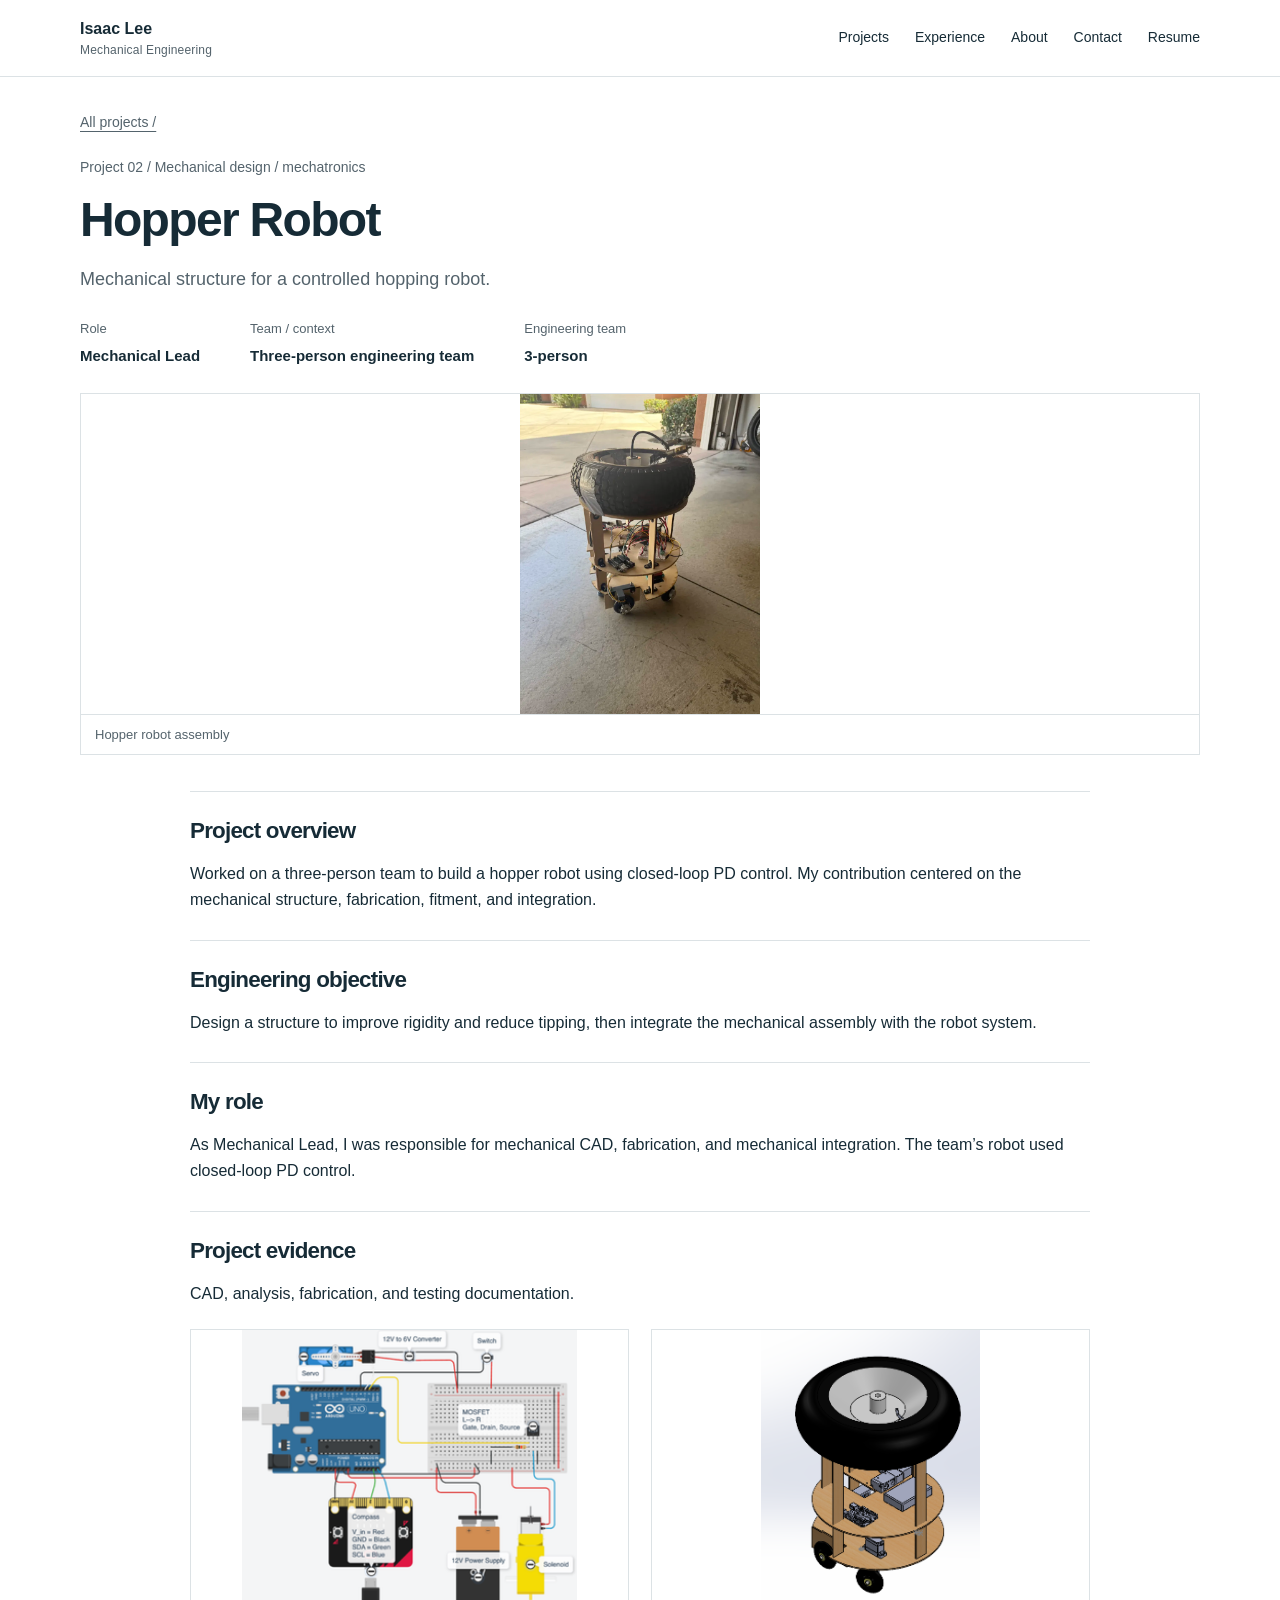
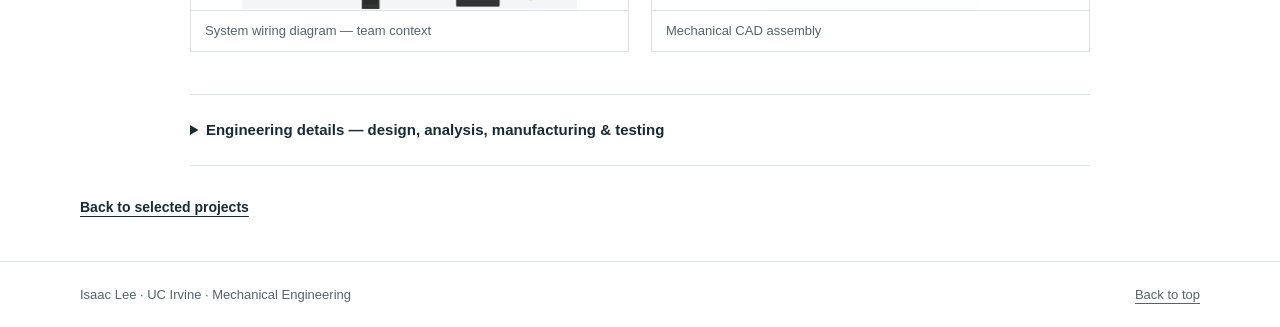
<file: projects/hopper-robot.html>
<!doctype html>
<html lang="en">
<head>
  <meta charset="utf-8">
  <meta name="viewport" content="width=device-width, initial-scale=1">
  <title>Hopper Robot | Isaac Lee</title>
  <meta name="description" content="Mechanical CAD, fabrication, and integration focused on structural rigidity, stability, and reliable assembly.">
  <meta name="theme-color" content="#023821">
  <link rel="icon" type="image/svg+xml" href="../assets/favicon.svg">
  <link rel="stylesheet" href="../css/style.css">
  <script defer src="../js/config.js"></script>
  <script defer src="../js/script.js"></script>
</head>
<body><a class="skip-link" href="#main">Skip to content</a><header class="site-header"><div class="container header-inner">
<a class="brand" href="../index.html#home">Isaac Lee<span>Mechanical Engineering</span></a>
<button class="menu-toggle" type="button" aria-expanded="false" aria-controls="site-nav" hidden>Menu</button>
<nav id="site-nav" aria-label="Main navigation"><a href="../index.html#projects">Projects</a><a href="../index.html#experience">Experience</a><a href="../index.html#about">About</a><a href="../index.html#contact">Contact</a><a href="../assets/Isaac_Lee_Resume.pdf" target="_blank" rel="noopener">Resume</a></nav>
</div></header><main id="main"><section class="container case-hero"><a class="breadcrumb" href="../index.html#projects">All projects /</a><p class="eyebrow">Project 02 / Mechanical design / mechatronics</p><h1>Hopper Robot</h1><p class="case-deck">Mechanical structure for a controlled hopping robot.</p><dl class="case-facts"><div><dt>Role</dt><dd>Mechanical Lead</dd></div><div><dt>Team / context</dt><dd>Three-person engineering team</dd></div><div><dt>Engineering team</dt><dd>3-person</dd></div></dl><figure class="evidence " data-evidence="hopper-robot-hero">
  <img src="../assets/images/hopper-final.webp" alt="Assembled hopper robot with circular wooden platforms, mounted electronics, and an upper wheel" width="769" height="1024">
  <figcaption>Hopper robot assembly</figcaption>
</figure></section><div class="container case-content"><section class="case-section" id="overview" aria-labelledby="title-overview"><h2 id="title-overview">Project overview</h2><p>Worked on a three-person team to build a hopper robot using closed-loop PD control. My contribution centered on the mechanical structure, fabrication, fitment, and integration.</p></section><section class="case-section" id="objective" aria-labelledby="title-objective"><h2 id="title-objective">Engineering objective</h2><p>Design a structure to improve rigidity and reduce tipping, then integrate the mechanical assembly with the robot system.</p></section><section class="case-section" id="myrole" aria-labelledby="title-myrole"><h2 id="title-myrole">My role</h2><p>As Mechanical Lead, I was responsible for mechanical CAD, fabrication, and mechanical integration. The team’s robot used closed-loop PD control.</p></section><section class="case-section" id="gallery" aria-labelledby="title-gallery"><h2 id="title-gallery">Project evidence</h2><p>CAD, analysis, fabrication, and testing documentation.</p><div class="gallery-grid"><figure class="evidence " data-evidence="hopper-wiring-diagram">
  <img src="../assets/images/hopper-wiring-diagram.png" alt="Diagram showing Arduino, power supply, buck converter, and solenoid wiring" width="327" height="273" loading="lazy">
  <figcaption>System wiring diagram — team context</figcaption>
</figure><figure class="evidence " data-evidence="hopper-robot-cad">
  <img src="../assets/images/hopper-cad.png" alt="CAD view of the hopper robot with stacked circular platforms, electronics, and an upper wheel" width="475" height="609" loading="lazy">
  <figcaption>Mechanical CAD assembly</figcaption>
</figure></div></section><details class="engineering-details"><summary>Engineering details — design, analysis, manufacturing &amp; testing</summary><section class="case-section" id="requirements" aria-labelledby="title-requirements"><h2 id="title-requirements">Design requirements</h2><ul class="body-list"><li>Improve structural rigidity.</li><li>Reduce tipping through mechanical design.</li><li>Manage tolerances, fitment, assembly, and integration.</li><li class="content-placeholder">[ADD DESIGN REQUIREMENTS: envelope, component masses, motion range, joint clearances, and allowable deflection.]</li></ul></section><section class="case-section" id="approach" aria-labelledby="title-approach"><h2 id="title-approach">Engineering approach</h2><p>Used rapid prototyping and iterative manufacturing to develop the structure and integrate the mechanical components.</p><p class="content-placeholder">[ADD ENGINEERING APPROACH: describe the prototype sequence and the evidence used to select revisions.]</p><div class="process-grid"><article><span class="process-step">01</span><h3>Mechanical objective</h3><p>Improve rigidity and reduce tipping.</p></article><article><span class="process-step">02</span><h3>Design and fabrication</h3><p>Develop CAD, laser-cut components, woodworking, and printed mounts.</p></article><article><span class="process-step">03</span><h3>Integration</h3><p>Manage fitment, tolerances, and assembly within the PD-controlled robot.</p></article></div></section><section class="case-section" id="cad" aria-labelledby="title-cad"><h2 id="title-cad">CAD / design</h2><p>Designed the mechanical structure and mounts in CAD, with attention to fitment and assembly.</p><p class="content-placeholder">[ADD CAD DETAILS: CAD software used on this project, mounting interfaces, and critical dimensions.]</p><figure class="evidence " data-evidence="hopper-robot-cad">
  <img src="../assets/images/hopper-cad.png" alt="CAD view of the hopper robot with stacked circular platforms, electronics, and an upper wheel" width="475" height="609" loading="lazy">
  <figcaption>Mechanical CAD assembly</figcaption>
</figure></section><section class="case-section" id="analysis" aria-labelledby="title-analysis"><h2 id="title-analysis">Analysis</h2><p>The design emphasized rigidity and resistance to tipping.</p><p class="content-placeholder">[ADD ANALYSIS: any actual center-of-gravity assessment, structural calculations, or stability checks. Do not imply a calculation was performed unless documented.]</p></section><section class="case-section" id="manufacturing" aria-labelledby="title-manufacturing"><h2 id="title-manufacturing">Manufacturing</h2><p>Worked with laser-cut components, woodworking, and 3D-printed mounts. Managed tolerances, fitment, assembly, and integration through rapid prototyping and iterative manufacturing.</p></section><section class="case-section" id="testing" aria-labelledby="title-testing"><h2 id="title-testing">Testing and iteration</h2><p class="content-placeholder">[ADD TESTING AND ITERATION: document a prototype test, the observed mechanical issue, the design revision, and the repeat-test outcome. Include PD-controller context only where it explains mechanical behavior.]</p></section><section class="case-section" id="challenges" aria-labelledby="title-challenges"><h2 id="title-challenges">Challenges</h2><p>Rigidity, tipping, tolerances, and component fitment were mechanical design considerations.</p><p class="content-placeholder">[ADD CHALLENGE: show a specific fit or stability problem and how the revised structure addressed it.]</p></section><section class="case-section" id="results" aria-labelledby="title-results"><h2 id="title-results">Results</h2><p>Completed mechanical CAD, fabrication, and integration responsibilities for the team.</p><p class="content-placeholder">[ADD PROJECT RESULTS: actual demonstrated behavior, test evidence, and remaining limitations. Quantified performance has not been supplied.]</p><div class="result-callout"><strong>3-person</strong><span>Engineering team</span></div></section><section class="case-section" id="learned" aria-labelledby="title-learned"><h2 id="title-learned">What I learned</h2><p class="content-placeholder">[ADD WHAT I LEARNED: explain a lesson about rigidity, tolerances, prototyping, or integrating a mechanical assembly into a controlled system.]</p></section><details class="additional-evidence"><summary>Additional evidence to add (5)</summary><div class="gallery-grid"><figure class="evidence" data-evidence="hopper-robot-prototype">
  <!-- Replace this entire .evidence-placeholder with an img, video, or engineering figure. See README. -->
  <div class="evidence-placeholder"><span class="media-code">HOPPER / ROBOT / PROTOTYPE</span><span class="placeholder-center"><span class="placeholder-symbol" aria-hidden="true">+</span><strong>[ADD IMAGE]</strong><span>First structure with revision notes</span></span><span class="media-ratio">ENGINEERING EVIDENCE</span></div>
  <figcaption>Initial prototype</figcaption>
</figure><figure class="evidence" data-evidence="hopper-robot-mounts">
  <!-- Replace this entire .evidence-placeholder with an img, video, or engineering figure. See README. -->
  <div class="evidence-placeholder"><span class="media-code">HOPPER / ROBOT / MOUNTS</span><span class="placeholder-center"><span class="placeholder-symbol" aria-hidden="true">+</span><strong>[ADD IMAGE]</strong><span>Close-up showing interfaces and critical tolerances</span></span><span class="media-ratio">ENGINEERING EVIDENCE</span></div>
  <figcaption>3D-printed mounts and fitment</figcaption>
</figure><figure class="evidence" data-evidence="hopper-robot-fabrication">
  <!-- Replace this entire .evidence-placeholder with an img, video, or engineering figure. See README. -->
  <div class="evidence-placeholder"><span class="media-code">HOPPER / ROBOT / FABRICATION</span><span class="placeholder-center"><span class="placeholder-symbol" aria-hidden="true">+</span><strong>[ADD IMAGE]</strong><span>Parts before assembly and a manufacturing photograph</span></span><span class="media-ratio">ENGINEERING EVIDENCE</span></div>
  <figcaption>Laser-cut components and fabrication</figcaption>
</figure><figure class="evidence" data-evidence="hopper-robot-testing">
  <!-- Replace this entire .evidence-placeholder with an img, video, or engineering figure. See README. -->
  <div class="evidence-placeholder"><span class="media-code">HOPPER / ROBOT / TESTING</span><span class="placeholder-center"><span class="placeholder-symbol" aria-hidden="true">+</span><strong>[ADD IMAGE]</strong><span>Test setup showing the mechanical structure</span></span><span class="media-ratio">ENGINEERING EVIDENCE</span></div>
  <figcaption>Testing configuration</figcaption>
</figure><figure class="evidence" data-evidence="hopper-robot-video">
  <!-- Replace this entire .evidence-placeholder with an img, video, or engineering figure. See README. -->
  <div class="evidence-placeholder"><span class="media-code">HOPPER / ROBOT / VIDEO</span><span class="placeholder-center"><span class="placeholder-symbol" aria-hidden="true">+</span><strong>[ADD IMAGE]</strong><span>[ADD VIDEO] Actual demonstration with mechanical observations</span></span><span class="media-ratio">ENGINEERING EVIDENCE</span></div>
  <figcaption>Robot demonstration</figcaption>
</figure></div></details></details></div><div class="container case-end"><a class="text-link" href="../index.html#projects">Back to selected projects</a></div></main><footer class="site-footer"><div class="container footer-inner"><span>Isaac Lee · UC Irvine · Mechanical Engineering</span><a href="../index.html#home">Back to top</a></div></footer></body></html>
</file>
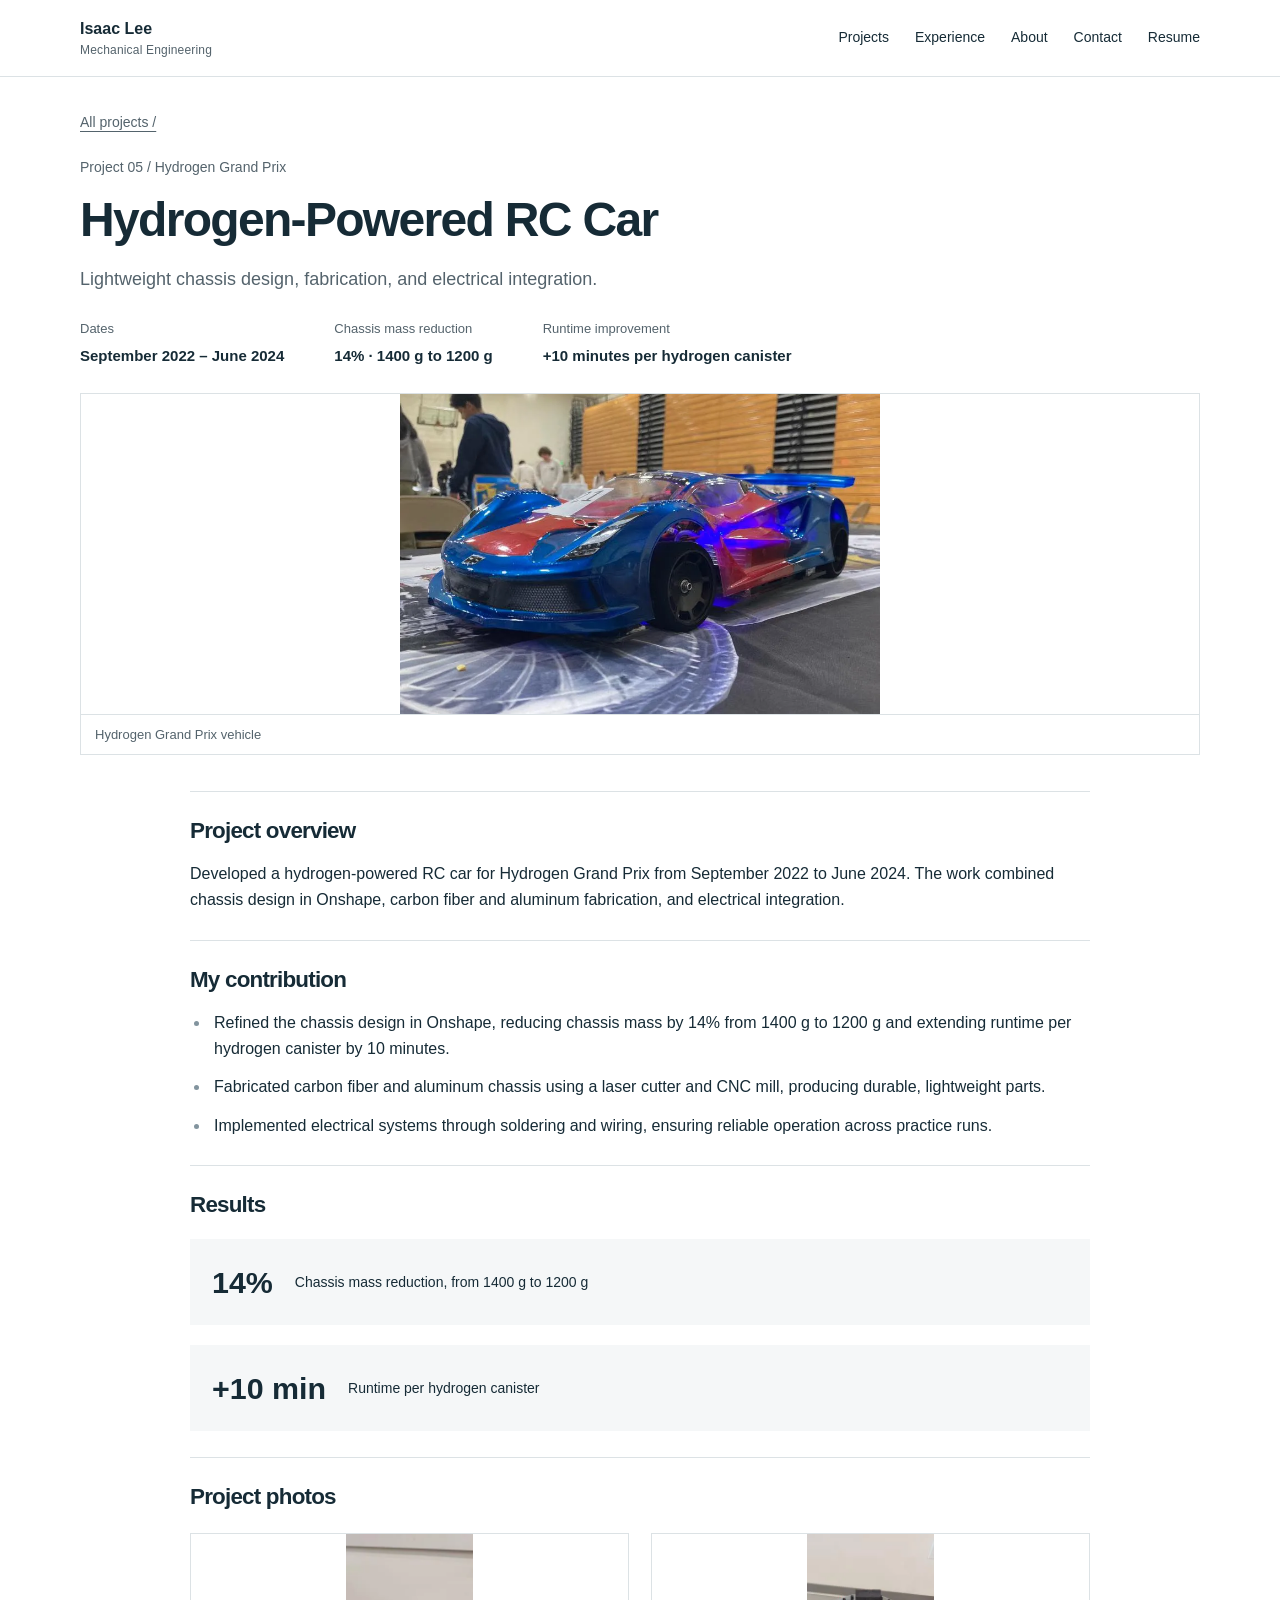
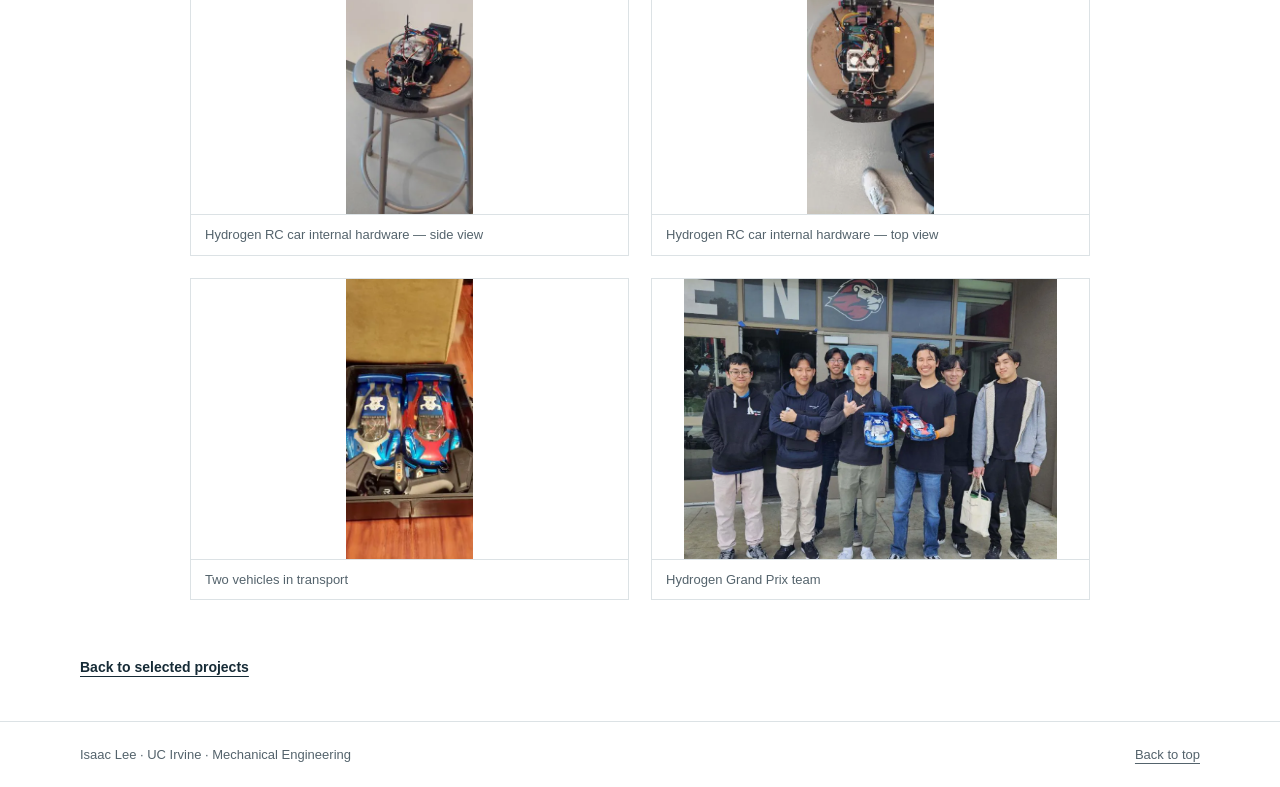
<file: projects/hydrogen-rc-car.html>
<!doctype html>
<html lang="en">
<head>
  <meta charset="utf-8">
  <meta name="viewport" content="width=device-width, initial-scale=1">
  <title>Hydrogen-Powered RC Car | Isaac Lee</title>
  <meta name="description" content="Hydrogen Grand Prix RC car: Onshape chassis design, carbon fiber and aluminum fabrication, and electrical integration. 14% chassis mass reduction and 10 additional minutes per hydrogen canister.">
  <meta name="theme-color" content="#023821">
  <link rel="icon" type="image/svg+xml" href="../assets/favicon.svg">
  <link rel="stylesheet" href="../css/style.css">
  <script defer src="../js/config.js"></script>
  <script defer src="../js/script.js"></script>
</head>
<body><a class="skip-link" href="#main">Skip to content</a><header class="site-header"><div class="container header-inner">
<a class="brand" href="../index.html#home">Isaac Lee<span>Mechanical Engineering</span></a>
<button class="menu-toggle" type="button" aria-expanded="false" aria-controls="site-nav" hidden>Menu</button>
<nav id="site-nav" aria-label="Main navigation"><a href="../index.html#projects">Projects</a><a href="../index.html#experience">Experience</a><a href="../index.html#about">About</a><a href="../index.html#contact">Contact</a><a href="../assets/Isaac_Lee_Resume.pdf" target="_blank" rel="noopener">Resume</a></nav>
</div></header><main id="main"><section class="container case-hero"><a class="breadcrumb" href="../index.html#projects">All projects /</a><p class="eyebrow">Project 05 / Hydrogen Grand Prix</p><h1>Hydrogen-Powered RC Car</h1><p class="case-deck">Lightweight chassis design, fabrication, and electrical integration.</p><dl class="case-facts"><div><dt>Dates</dt><dd>September 2022 – June 2024</dd></div><div><dt>Chassis mass reduction</dt><dd>14% · 1400 g to 1200 g</dd></div><div><dt>Runtime improvement</dt><dd>+10 minutes per hydrogen canister</dd></div></dl><figure class="evidence"><img src="../assets/images/hydrogen-car.webp" alt="Red and blue hydrogen-powered RC car on a display table" width="871" height="581"><figcaption>Hydrogen Grand Prix vehicle</figcaption></figure></section><div class="container case-content"><section class="case-section" aria-labelledby="overview-title"><h2 id="overview-title">Project overview</h2><p>Developed a hydrogen-powered RC car for Hydrogen Grand Prix from September 2022 to June 2024. The work combined chassis design in Onshape, carbon fiber and aluminum fabrication, and electrical integration.</p></section><section class="case-section" aria-labelledby="contribution-title"><h2 id="contribution-title">My contribution</h2><ul class="body-list"><li>Refined the chassis design in Onshape, reducing chassis mass by 14% from 1400 g to 1200 g and extending runtime per hydrogen canister by 10 minutes.</li><li>Fabricated carbon fiber and aluminum chassis using a laser cutter and CNC mill, producing durable, lightweight parts.</li><li>Implemented electrical systems through soldering and wiring, ensuring reliable operation across practice runs.</li></ul></section><section class="case-section" aria-labelledby="results-title"><h2 id="results-title">Results</h2><div class="result-callout"><strong>14%</strong><span>Chassis mass reduction, from 1400 g to 1200 g</span></div><div class="result-callout"><strong>+10 min</strong><span>Runtime per hydrogen canister</span></div></section><section class="case-section" aria-labelledby="gallery-title"><h2 id="gallery-title">Project photos</h2><div class="gallery-grid"><figure class="evidence"><img src="../assets/images/hopper-internals.webp" alt="Internal hardware of the hydrogen-powered RC car" width="261" height="578" loading="lazy"><figcaption>Hydrogen RC car internal hardware — side view</figcaption></figure><figure class="evidence"><img src="../assets/images/hopper-internals-top.webp" alt="Top view of the hydrogen-powered RC car internal hardware" width="261" height="578" loading="lazy"><figcaption>Hydrogen RC car internal hardware — top view</figcaption></figure><figure class="evidence"><img src="../assets/images/hydrogen-cars-together.webp" alt="Two model race cars packed side by side in a transport case" width="261" height="578" loading="lazy"><figcaption>Two vehicles in transport</figcaption></figure><figure class="evidence"><img src="../assets/images/hydrogen-team.webp" alt="Five Hydrogen Grand Prix team members with their RC car" width="1024" height="769" loading="lazy"><figcaption>Hydrogen Grand Prix team</figcaption></figure></div></section></div><div class="container case-end"><a class="text-link" href="../index.html#projects">Back to selected projects</a></div></main><footer class="site-footer"><div class="container footer-inner"><span>Isaac Lee · UC Irvine · Mechanical Engineering</span><a href="../index.html#home">Back to top</a></div></footer></body></html>
</file>
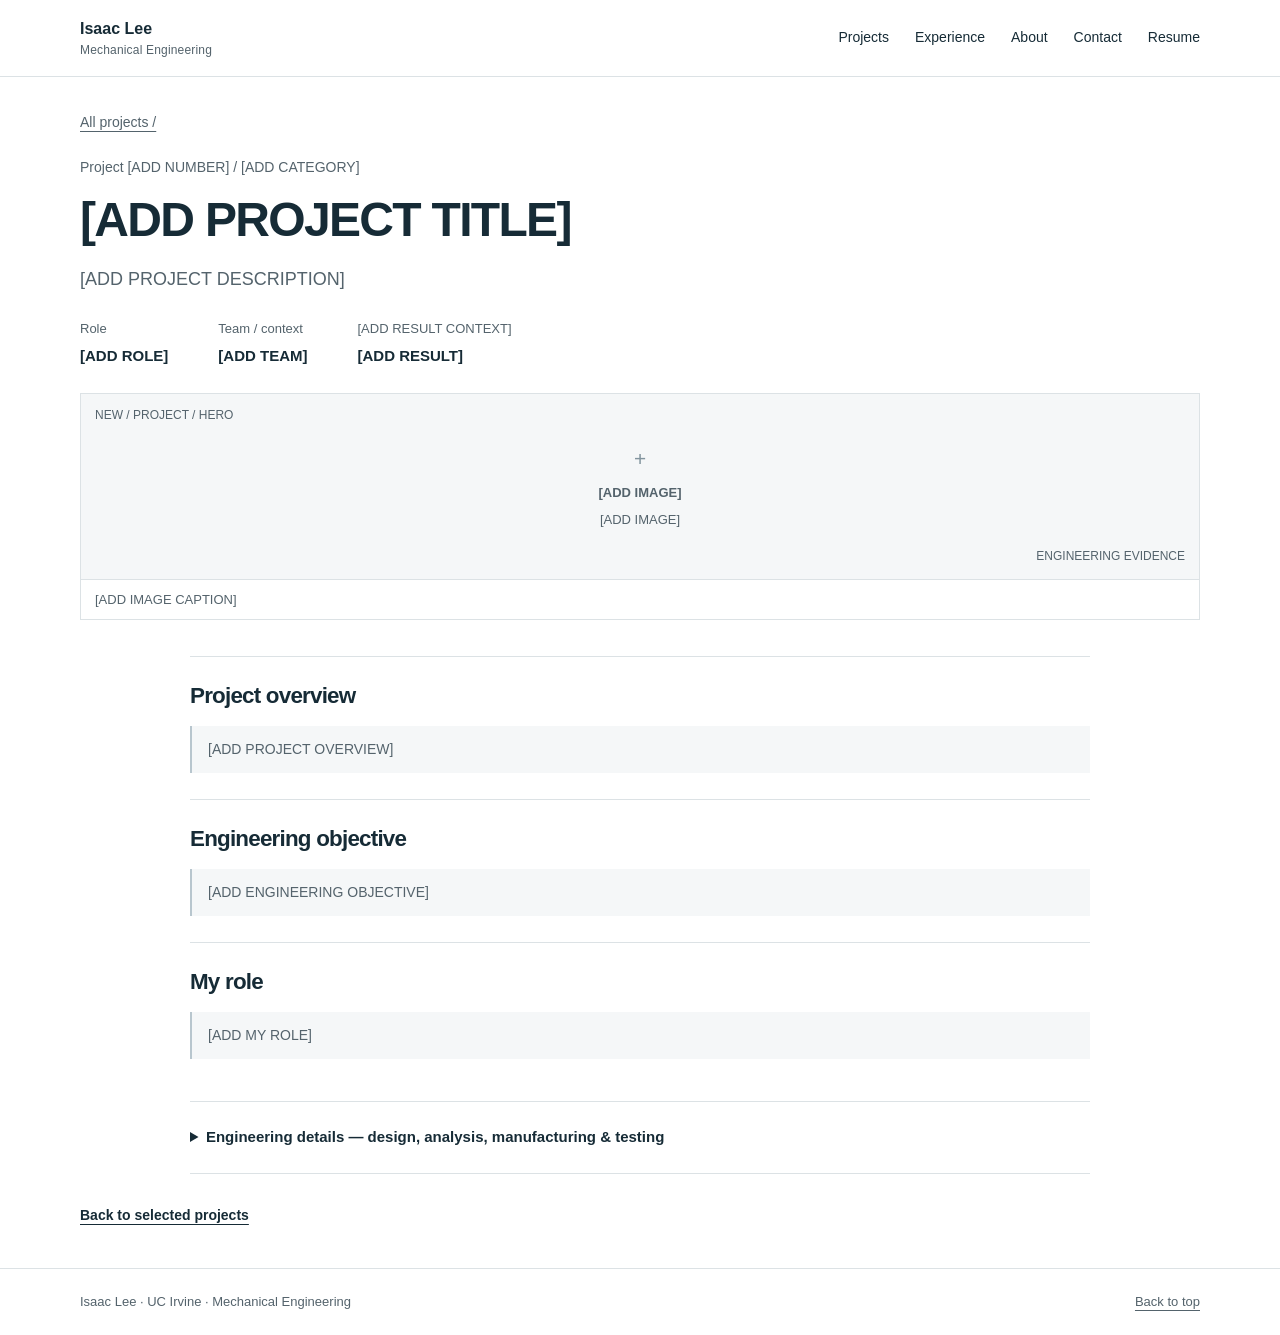
<file: projects/project-template.html>
<!doctype html>
<html lang="en">
<head>
  <meta charset="utf-8">
  <meta name="viewport" content="width=device-width, initial-scale=1">
  <title>[ADD PROJECT TITLE] | Isaac Lee</title>
  <meta name="description" content="[ADD PROJECT DESCRIPTION]">
  <meta name="theme-color" content="#023821">
  <link rel="icon" type="image/svg+xml" href="../assets/favicon.svg">
  <link rel="stylesheet" href="../css/style.css">
  <script defer src="../js/config.js"></script>
  <script defer src="../js/script.js"></script>
</head>
<body><a class="skip-link" href="#main">Skip to content</a><header class="site-header"><div class="container header-inner">
<a class="brand" href="../index.html#home">Isaac Lee<span>Mechanical Engineering</span></a>
<button class="menu-toggle" type="button" aria-expanded="false" aria-controls="site-nav" hidden>Menu</button>
<nav id="site-nav" aria-label="Main navigation"><a href="../index.html#projects">Projects</a><a href="../index.html#experience">Experience</a><a href="../index.html#about">About</a><a href="../index.html#contact">Contact</a><a href="../assets/Isaac_Lee_Resume.pdf" target="_blank" rel="noopener">Resume</a></nav>
</div></header><main id="main"><section class="container case-hero"><a class="breadcrumb" href="../index.html#projects">All projects /</a><p class="eyebrow">Project [ADD NUMBER] / [ADD CATEGORY]</p><h1>[ADD PROJECT TITLE]</h1><p class="case-deck">[ADD PROJECT DESCRIPTION]</p><dl class="case-facts"><div><dt>Role</dt><dd>[ADD ROLE]</dd></div><div><dt>Team / context</dt><dd>[ADD TEAM]</dd></div><div><dt>[ADD RESULT CONTEXT]</dt><dd>[ADD RESULT]</dd></div></dl><figure class="evidence evidence-wide" data-evidence="new-project-hero">
  <!-- Replace this entire .evidence-placeholder with an img, video, or engineering figure. See README. -->
  <div class="evidence-placeholder"><span class="media-code">NEW / PROJECT / HERO</span><span class="placeholder-center"><span class="placeholder-symbol" aria-hidden="true">+</span><strong>[ADD IMAGE]</strong><span>[ADD IMAGE]</span></span><span class="media-ratio">ENGINEERING EVIDENCE</span></div>
  <figcaption>[ADD IMAGE CAPTION]</figcaption>
</figure></section><div class="container case-content"><section class="case-section" id="overview" aria-labelledby="title-overview"><h2 id="title-overview">Project overview</h2><p class="content-placeholder">[ADD PROJECT OVERVIEW]</p></section><section class="case-section" id="objective" aria-labelledby="title-objective"><h2 id="title-objective">Engineering objective</h2><p class="content-placeholder">[ADD ENGINEERING OBJECTIVE]</p></section><section class="case-section" id="myrole" aria-labelledby="title-myrole"><h2 id="title-myrole">My role</h2><p class="content-placeholder">[ADD MY ROLE]</p></section><details class="engineering-details"><summary>Engineering details — design, analysis, manufacturing &amp; testing</summary><section class="case-section" id="requirements" aria-labelledby="title-requirements"><h2 id="title-requirements">Design requirements</h2><ul class="body-list"><li class="content-placeholder">[ADD DESIGN REQUIREMENTS]</li></ul></section><section class="case-section" id="approach" aria-labelledby="title-approach"><h2 id="title-approach">Engineering approach</h2><p class="content-placeholder">[ADD ENGINEERING APPROACH]</p><div class="process-grid"><article><span class="process-step">01</span><h3>Problem</h3><p>[ADD PROBLEM]</p></article><article><span class="process-step">02</span><h3>Design change</h3><p>[ADD CHANGE]</p></article><article><span class="process-step">03</span><h3>Result</h3><p>[ADD VERIFIED RESULT]</p></article></div></section><section class="case-section" id="cad" aria-labelledby="title-cad"><h2 id="title-cad">CAD / design</h2><p class="content-placeholder">[ADD CAD / DESIGN]</p><figure class="evidence" data-evidence="new-project-cad">
  <!-- Replace this entire .evidence-placeholder with an img, video, or engineering figure. See README. -->
  <div class="evidence-placeholder"><span class="media-code">NEW / PROJECT / CAD</span><span class="placeholder-center"><span class="placeholder-symbol" aria-hidden="true">+</span><strong>[ADD IMAGE]</strong><span>[ADD CAD IMAGE]</span></span><span class="media-ratio">ENGINEERING EVIDENCE</span></div>
  <figcaption>[ADD CAD CAPTION]</figcaption>
</figure></section><section class="case-section" id="analysis" aria-labelledby="title-analysis"><h2 id="title-analysis">Analysis</h2><p class="content-placeholder">[ADD ANALYSIS]</p></section><section class="case-section" id="manufacturing" aria-labelledby="title-manufacturing"><h2 id="title-manufacturing">Manufacturing</h2><p class="content-placeholder">[ADD MANUFACTURING]</p></section><section class="case-section" id="testing" aria-labelledby="title-testing"><h2 id="title-testing">Testing and iteration</h2><p class="content-placeholder">[ADD TESTING AND ITERATION]</p></section><section class="case-section" id="challenges" aria-labelledby="title-challenges"><h2 id="title-challenges">Challenges</h2><p class="content-placeholder">[ADD CHALLENGES]</p></section><section class="case-section" id="results" aria-labelledby="title-results"><h2 id="title-results">Results</h2><p class="content-placeholder">[ADD RESULTS]</p><div class="result-callout"><strong>[ADD RESULT]</strong><span>[ADD RESULT CONTEXT]</span></div></section><section class="case-section" id="learned" aria-labelledby="title-learned"><h2 id="title-learned">What I learned</h2><p class="content-placeholder">[ADD WHAT I LEARNED]</p></section></details></div><div class="container case-end"><a class="text-link" href="../index.html#projects">Back to selected projects</a></div></main><footer class="site-footer"><div class="container footer-inner"><span>Isaac Lee · UC Irvine · Mechanical Engineering</span><a href="../index.html#home">Back to top</a></div></footer></body></html>
</file>
<file: css/style.css>
:root {
  --ink: #162b36; --muted: #54636c; --line: #dce2e5;
  --surface: #f5f7f8; --accent: #023821;
  --sans: "Segoe UI", Arial, sans-serif;
}
* { box-sizing: border-box; }
html { scroll-behavior: smooth; scroll-padding-top: 100px; }
body { margin: 0; background: white; color: var(--ink); font: 16px/1.65 var(--sans); }
a { color: inherit; text-underline-offset: 4px; }
a:hover { color: var(--accent); }
a:focus-visible, button:focus-visible, summary:focus-visible { outline: 3px solid var(--accent); outline-offset: 5px; }
button { font: inherit; cursor: pointer; }
img, video { display: block; max-width: 100%; width: 100%; height: auto; }
h1,h2,h3,p,ul,dl,figure { margin: 0; }
h1,h2,h3 { line-height: 1.2; letter-spacing: -.035em; }
h2 { font-size: 1.8rem; font-weight: 650; }
h3 { font-size: 1.15rem; font-weight: 650; }
p + p { margin-top: 12px; }
ul { padding-left: 20px; }
.container { width: min(1120px, calc(100% - 64px)); margin-inline: auto; }
.sr-only { position: absolute; width: 1px; height: 1px; padding: 0; overflow: hidden; clip: rect(0,0,0,0); white-space: nowrap; border: 0; }
.skip-link { position: fixed; top: -80px; left: 16px; z-index: 20; padding: 12px 20px; background: var(--ink); color: white; }
.skip-link:focus { top: 12px; }
.site-header { background: white; position: sticky; top: 0; z-index: 10; border-bottom: 1px solid var(--line); }
.header-inner { min-height: 76px; display: flex; align-items: center; justify-content: space-between; gap: 20px; }
.brand { text-decoration: none; font-weight: 650; font-size: 1rem; line-height: 1.35; }
.brand span { display: block; font-size: .75rem; font-weight: 400; color: var(--muted); margin-top: 3px; letter-spacing: .015em; }
#site-nav { display: flex; gap: 26px; }
#site-nav a { text-decoration: none; font-size: .875rem; padding-block: 10px; }
.menu-toggle { display: none; border: 1px solid var(--line); background: white; padding: 7px 13px; }
.hero { display: grid; grid-template-columns: minmax(0,1fr) 156px; align-items: center; gap: 60px; padding-block: 48px; }
.hero > * { min-width: 0; }
.eyebrow { color: var(--muted); font-size: .875rem; margin-bottom: 12px; }
.hero h1 { font-size: 4rem; font-weight: 650; letter-spacing: -.06em; }
.hero h1 span { color: var(--accent); }
.hero-title { font-size: 1.25rem; font-weight: 600; margin-top: 12px; }
.hero-intro { color: var(--muted); max-width: 650px; margin-top: 12px; }
.hero > img { border-radius: 3px; }
.actions { display: flex; flex-wrap: wrap; gap: 12px; align-items: center; }
.hero .actions { margin-top: 22px; }
.button { display: inline-flex; justify-content: center; align-items: center; min-height: 44px; padding: 9px 18px; border: 1px solid var(--line); text-decoration: none; font-size: .875rem; font-weight: 600; }
.button.primary { background: var(--accent); color: white; border-color: var(--accent); }
.button.primary:hover { background: #044c2d; }
.section { padding-block: 42px; border-top: 1px solid var(--line); }
.section-heading { display: flex; justify-content: space-between; align-items: baseline; gap: 24px; margin-bottom: 24px; }
.section-heading p { font-size: .9375rem; color: var(--muted); }
.project-grid { display: grid; grid-template-columns: repeat(3,minmax(0,1fr)); gap: 28px; }
.project-card { min-width: 0; display: flex; flex-direction: column; }
.project-card > img { height: 192px; object-fit: contain; background: var(--surface); border: 1px solid var(--line); }
.project-card-body { display: flex; flex-direction: column; flex: 1; padding-top: 18px; }
.role { color: var(--muted); font-size: .8125rem; margin-bottom: 7px; }
.project-card h3 { font-size: 1.25rem; margin-bottom: 12px; }
.project-card h3 a { text-decoration: none; }
.project-card-body > p:not(.role) { font-size: .9375rem; color: var(--muted); }
.project-card-body > .project-result { color: var(--ink) !important; font-weight: 600; font-size: .875rem !important; }
.text-link { font-size: .875rem; font-weight: 600; }
.project-card-body > .text-link { margin-top: auto; padding-top: 18px; align-self: start; }
details { margin-top: 18px; }
summary { cursor: pointer; font-size: .875rem; font-weight: 600; padding-block: 8px; color: var(--muted); }
details[open] > summary { margin-bottom: 14px; }
.more-work { border-top: 1px solid var(--line); margin-top: 28px; padding-top: 10px; }
.cad-study { padding-block: 16px 28px; border-bottom: 1px solid var(--line); }
.cad-study p { color: var(--muted); font-size: .9375rem; margin-block: 8px 12px; }
.supporting-gallery { padding-top: 24px; }
.supporting-gallery > p { color: var(--muted); font-size: .9375rem; margin-top: 8px; }
.experience-grid { display: grid; grid-template-columns: 280px minmax(0,1fr); gap: 60px; margin-top: 28px; }
.experience-grid > div > p { margin-top: 8px; }
.metadata { color: var(--muted); font-size: .875rem; }
.body-list li { padding-left: 4px; margin-bottom: 12px; }
.body-list li::marker { color: #82949e; }
.body-list li:last-child { margin-bottom: 0; }
.section-shaded { background: var(--surface); }
.qualifications-grid { display: grid; grid-template-columns: minmax(0,1.3fr) minmax(0,1fr); gap: 75px; margin-top: 28px; }
.qualifications-grid h3 { margin-bottom: 12px; }
.qualifications-grid h3:not(:first-child), #skills { margin-top: 26px; }
.qualifications-grid p { color: var(--muted); font-size: .9375rem; }
.qualifications-grid .certification { font-size: .875rem; font-weight: 600; color: var(--ink); }
.career-note { margin-top: 24px; }
.skills-grid { display: grid; grid-template-columns: repeat(2,minmax(0,1fr)); gap: 24px; margin-top: 10px; }
.skill-group { padding-top: 15px; border-top: 1px solid var(--line); }
.skill-group h3 { font-size: 1rem; }
.skill-group ul { padding: 0; list-style: none; color: var(--muted); font-size: .875rem; }
.contact-grid { display: flex; justify-content: space-between; align-items: center; gap: 28px; }
.contact-grid h2 { margin-bottom: 15px; }
.contact-grid .actions { gap: 28px; }
.email-link { font-size: 1.25rem; }
.site-footer { border-top: 1px solid var(--line); padding-block: 22px; color: var(--muted); font-size: .8125rem; }
.footer-inner { display: flex; justify-content: space-between; gap: 20px; }
/* Case studies: overview and real evidence first, detailed documentation on request. */
.case-hero { padding-block: 32px 36px; }
.breadcrumb { font-size: .875rem; color: var(--muted); display: inline-block; margin-bottom: 22px; }
.case-hero h1 { font-size: clamp(2rem,4vw,3rem); margin-bottom: 16px; max-width: 900px; }
.case-deck { color: var(--muted); font-size: 1.125rem; }
.case-facts { display: flex; flex-wrap: wrap; gap: 24px 50px; margin-block: 24px; }
dt { font-size: .8125rem; color: var(--muted); margin-bottom: 4px; }
dd { margin: 0; font-size: .9375rem; font-weight: 600; }
.evidence { border: 1px solid var(--line); min-width: 0; max-width: 100%; background: white; }
.evidence img { object-fit: contain; background: white; }
.case-hero .evidence img { height: 320px; }
figcaption { font-size: .8125rem; color: var(--muted); border-top: 1px solid var(--line); padding: 10px 14px; line-height: 1.5; }
.case-content { max-width: 900px; }
.case-section { border-top: 1px solid var(--line); padding-block: 26px; }
.case-section h2 { font-size: 1.4rem; margin-bottom: 16px; }
.case-section > .evidence { margin-top: 22px; }
.case-section > .evidence img { max-height: 400px; }
.content-placeholder { border-left: 2px solid #b8c6ce; background: var(--surface); color: var(--muted); font-size: .875rem; padding: 12px 16px; }
.engineering-details { border-block: 1px solid var(--line); padding-block: 15px; margin-top: 16px; }
.engineering-details > summary { color: var(--ink); font-size: .9375rem; }
.engineering-details .case-section:first-of-type { border-top: 0; }
.process-grid { display: grid; grid-template-columns: repeat(3,minmax(0,1fr)); gap: 22px; margin-top: 22px; padding-block: 20px; border-block: 1px solid var(--line); }
.process-step { font-size: .8125rem; color: var(--muted); }
.process-grid h3 { font-size: 1rem; margin-block: 8px; }
.process-grid p { font-size: .875rem; color: var(--muted); }
.result-callout { display: flex; align-items: center; flex-wrap: wrap; gap: 22px; margin-top: 20px; padding: 18px 22px; background: var(--surface); }
.result-callout strong { font-size: 1.9rem; font-weight: 600; }
.result-callout span { font-size: .875rem; }
.gallery-grid { display: grid; grid-template-columns: repeat(2,minmax(0,1fr)); gap: 22px; margin-top: 22px; }
.gallery-grid .evidence { display: flex; flex-direction: column; }
.gallery-grid img { height: 280px; }
.gallery-grid figcaption { margin-top: auto; }
.hydrogen-gallery { grid-template-columns: repeat(3,minmax(0,1fr)); }
.hydrogen-gallery img { height: 220px; }
.case-end { padding-block: 28px 40px; }
.evidence-placeholder { position: relative; display: flex; align-items: center; justify-content: center; width: 100%; min-width: 0; padding: 48px 20px; min-height: 180px; background: var(--surface); }
.placeholder-center { display: flex; flex-direction: column; align-items: center; gap: 6px; text-align: center; max-width: 260px; min-width: 0; }
.placeholder-center strong, .placeholder-center > span:last-child { font-size: .8125rem; color: var(--muted); }
.placeholder-symbol { color: #82949e; font-size: 1.3rem; }
.media-code, .media-ratio { position: absolute; font-size: .75rem; color: var(--muted); }
.media-code { top: 12px; left: 14px; right: 14px; overflow-wrap: anywhere; }
.media-ratio { bottom: 12px; right: 14px; }
@media (max-width: 960px) {
  .container { width: calc(100% - 48px); }
  .header-inner { flex-wrap: wrap; }
  .menu-toggle:not([hidden]) { display: block; }
  body:has(.menu-toggle:not([hidden])) #site-nav { display: none; width: 100%; padding-bottom: 15px; }
  body:has(.menu-toggle:not([hidden])) #site-nav.is-open { display: flex; }
  #site-nav { flex-wrap: wrap; gap: 8px 22px; }
  .hero { gap: 35px; }
  .project-grid { gap: 20px; }
  .project-card > img { height: 165px; }
  .experience-grid { grid-template-columns: 230px minmax(0,1fr); gap: 35px; }
  .qualifications-grid { gap: 35px; }
}
@media (max-width: 700px) {
  .container { width: calc(100% - 36px); }
  .hero { grid-template-columns: minmax(0,1fr) 74px; align-items: start; gap: 20px; padding-block: 32px; }
  .hero h1 { font-size: 2.65rem; }
  .hero > img { margin-top: 6px; }
  .hero-title { font-size: 1.05rem; }
  .hero .eyebrow { font-size: .8125rem; }
  .hero-intro { font-size: .9375rem; }
  .hero-intro br { display: none; }
  .section { padding-block: 32px; }
  .section-heading { display: block; }
  .section-heading p { margin-top: 10px; }
  h2 { font-size: 1.6rem; }
  .project-grid { grid-template-columns: 1fr; gap: 32px; }
  .project-card > img { height: 210px; }
  .project-card-body > .text-link { margin-top: 0; }
  .experience-grid, .qualifications-grid { grid-template-columns: 1fr; gap: 24px; }
  .skills-grid { grid-template-columns: 1fr; }
  .contact-grid { display: block; }
  .contact-grid .actions { margin-top: 22px; }
  .email-link { font-size: 1.1rem; }
  .footer-inner { flex-direction: column; gap: 8px; }
  .case-facts { display: grid; grid-template-columns: 1fr; gap: 14px; }
  .case-hero .evidence img { height: 240px; }
  .gallery-grid, .hydrogen-gallery { grid-template-columns: 1fr; }
  .gallery-grid img { height: auto; max-height: 380px; }
  .process-grid { grid-template-columns: 1fr; }
}
@media (prefers-reduced-motion: reduce) { html { scroll-behavior: auto; } }
@media print {
  .site-header, .skip-link { display: none; }
  .container { width: 100%; }
  .section { padding-block: 20px; }
  .project-card, .evidence, .case-section { break-inside: avoid; }
}
</file>
